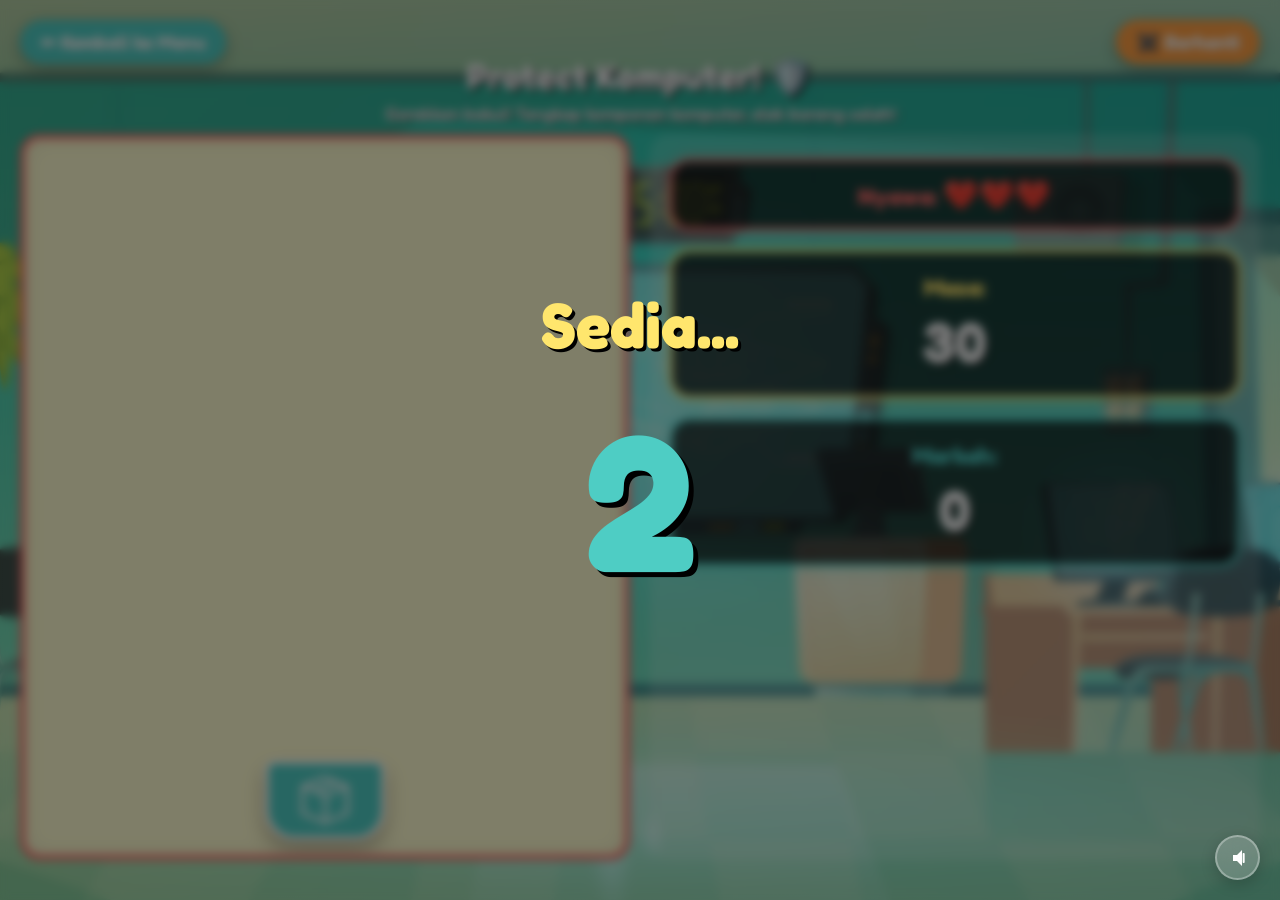
<file: protect.html>
<!DOCTYPE html>
<html lang="en">

<head>
    <meta charset="UTF-8">
    <meta name="viewport" content="width=device-width, initial-scale=1.0">
    <title>Protect Komputer - Tangkap Komponen!</title>
    <link href="https://fonts.googleapis.com/css2?family=Fredoka:wght@400;600;700&display=swap" rel="stylesheet">
    <link rel="stylesheet" href="https://cdn.jsdelivr.net/npm/bootstrap-icons@1.11.1/font/bootstrap-icons.css">
    <link rel="stylesheet" href="css/style.css">
    <link rel="icon" href="assets/images/game.png" type="image/png">
    <script src="js/music.js"></script>
</head>

<body class="page-protect" style="margin: 0; overflow: hidden; display: flex; flex-direction: column; height: 100vh;">
    <!-- Keep the background overlay for the right panel/header -->
    <div class="background-overlay"></div>
    
    <a href="index.html" class="nav-btn btn-c2" style="position: fixed; top: 20px; left: 20px; padding: 10px 20px; font-size: 1.2rem; z-index: 1000; box-shadow: 0 5px 15px rgba(0,0,0,0.3);">⬅ Kembali ke Menu</a>
    <a href="index.html" class="nav-btn btn-c3" style="position: fixed; top: 20px; right: 20px; padding: 10px 20px; font-size: 1.2rem; z-index: 1000; box-shadow: 0 5px 15px rgba(0,0,0,0.3);">✖️ Berhenti</a>


    <header class="hero text-center"
        style="padding-top: 5px; padding-bottom: 10px; position: relative; z-index: 60; flex-shrink: 0;">
        <h1 class="bounce-title" style="color: white; text-shadow: 2px 2px 0 #000; margin: 0; font-size: 2.2rem;">
            Protect Komputer! 🛡️</h1>
        <p class="subtitle"
            style="color: white; font-size: 1.1rem; text-shadow: 1px 1px 0 #000; margin-top: 5px; margin-bottom: 0;">
            Gerakkan bakul! Tangkap komponen komputer, elak barang salah!</p>
    </header>

    <div style="display: flex; flex-grow: 1; width: 100%; height: calc(100vh - 100px); z-index: 10; padding: 0 20px 20px 20px; box-sizing: border-box; gap: 20px; padding-bottom: 40px;">

        <!-- Left Side: Falling Area -->
        <main id="game-area"
            style="position: relative; width: 50%; height: 100%; background-color: #FFFDD0; overflow: hidden; border: 5px solid #FF6B6B; border-radius: 20px; box-sizing: border-box; box-shadow: inset 0 0 20px rgba(0,0,0,0.1);">
            <!-- Player Basket -->
            <div id="basket"
                style="position: absolute; bottom: 15px; left: 50%; width: 120px; height: 80px; transform: translateX(-50%); background: #4ECDC4; border-radius: 10px 10px 30px 30px; border: 4px solid #fff; box-shadow: 0 10px 20px rgba(0,0,0,0.3); display: flex; justify-content: center; align-items: center; z-index: 50;">
                <i class="bi bi-box-seam" style="font-size: 3rem; color: white;"></i>
            </div>
        </main>

        <!-- Right Side: Stats Panel -->
        <aside
            style="width: 50%; height: 100%; display: flex; flex-direction: column; align-items: center; padding: 25px 20px; background: rgba(255,255,255,0.15); border-radius: 20px; box-sizing: border-box;">
            
            <!-- LIves tracker -->
            <div
                style="background: rgba(0,0,0,0.7); width: 100%; color: white; padding: 15px; border-radius: 20px; text-align: center; margin-bottom: 20px; border: 3px solid #FF6B6B; box-shadow: 0 0 15px rgba(255,107,107,0.5);">
                <h2 style="font-size: 1.5rem; margin-bottom: 0; color: #FF6B6B; margin-top: 0;">Nyawa: <span style="font-size: 1.8rem;" id="lives-display">❤️❤️❤️</span></h2>
            </div>
            
            <div
                style="background: rgba(0,0,0,0.7); width: 100%; color: white; padding: 20px; border-radius: 20px; text-align: center; margin-bottom: 20px; border: 3px solid #FFE66D; box-shadow: 0 0 15px rgba(255,230,109,0.5);">
                <h2 style="font-size: 1.5rem; margin-bottom: 5px; color: #FFE66D; margin-top: 0;">Masa:</h2>
                <div style="font-size: 3.5rem; font-weight: bold; text-shadow: 2px 2px 0 #000;" id="timer">30</div>
            </div>

            <div
                style="background: rgba(0,0,0,0.7); width: 100%; color: white; padding: 20px; border-radius: 20px; text-align: center; margin-bottom: 30px; border: 3px solid #4ECDC4; box-shadow: 0 0 15px rgba(78,205,196,0.5);">
                <h2 style="font-size: 1.5rem; margin-bottom: 5px; color: #4ECDC4; margin-top: 0;">Markah:</h2>
                <div style="font-size: 3.5rem; font-weight: bold; text-shadow: 2px 2px 0 #000;" id="score">0</div>
            </div>

        </aside>
    </div>

    <!-- Modal for Game Over -->
    <div id="game-over-modal" class="modal hidden">
        <div class="modal-content glass" style="text-align: center;">
            <h2 id="modal-title" style="font-size: 3rem;">Masa Tamat! ⏰</h2>
            <p id="modal-desc" style="font-size: 1.5rem; margin: 20px 0;">
                Markah akhir anda: <span id="final-score"
                    style="color: #FF6B6B; font-weight: bold; font-size: 3rem; display: block; margin-top: 10px;">0</span>
            </p>
            <div style="display: flex; justify-content: center; gap: 40px; margin-top: 20px; flex-wrap: wrap;">
                <button class="action-btn" onclick="location.reload()" style="font-size: 1.5rem; margin: 0;">Main Lagi 🔄</button>
                <a href="index.html" class="action-btn btn-c2"
                    style="display: inline-flex; align-items: center; justify-content: center; text-decoration: none; font-size: 1.5rem; margin: 0;">Menu Utama</a>
            </div>
        </div>
    </div>

    <!-- Start Countdown Overlay -->
    <div id="start-countdown-overlay" class="modal">
        <div class="modal-content glass" style="background: transparent; border: none; box-shadow: none; text-align: center;">
            <h2 style="font-size: 4rem; margin-bottom: 20px; color: #FFE66D; text-shadow: 3px 3px 0 #000;">Sedia...</h2>
            <div id="start-countdown-number" style="font-size: 12rem; font-weight: bold; text-shadow: 5px 5px 0 #000; color: #4ECDC4; transition: transform 0.2s;">3</div>
        </div>
    </div>

    <script src="js/protect.js"></script>
</body>

</html>
</file>
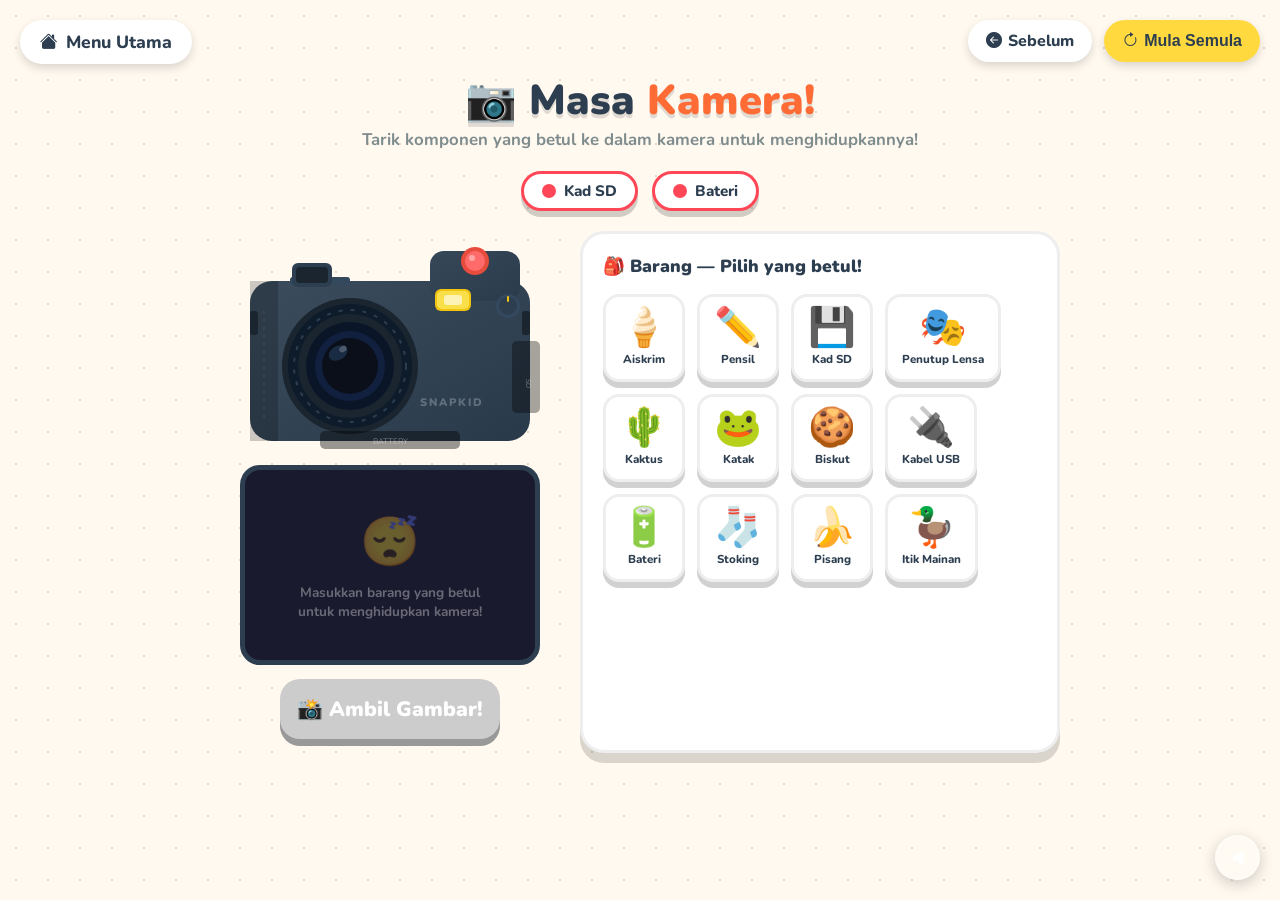
<file: repair-part2.html>
<!DOCTYPE html>
<html lang="en">

<head>
    <meta charset="UTF-8">
    <meta name="viewport" content="width=device-width, initial-scale=1.0">
    <title>Masa Kamera! 📷</title>
    <link href="https://fonts.googleapis.com/css2?family=Nunito:wght@700;800;900&display=swap" rel="stylesheet">
    <link rel="stylesheet" href="https://cdn.jsdelivr.net/npm/bootstrap-icons@1.11.1/font/bootstrap-icons.css">
    <link rel="icon" href="assets/images/game.png" type="image/png">
    <script src="js/music.js"></script>
    <style>
        /* ─── RESET & BASE ─── */
        *,
        *::before,
        *::after {
            box-sizing: border-box;
            margin: 0;
            padding: 0;
        }

        :root {
            --sky: #fff9f0;
            --yellow: #FFD93D;
            --orange: #FF6B35;
            --red: #FF4757;
            --green: #2ED573;
            --teal: #1ABC9C;
            --blue: #3498DB;
            --purple: #9B59B6;
            --dark: #2C3E50;
            --mid: #7F8C8D;
            --white: #FFFFFF;
            --shadow: 0 6px 0px rgba(0, 0, 0, .18);
            --shadow-lg: 0 10px 0px rgba(0, 0, 0, .15);
        }

        body {
            font-family: 'Nunito', sans-serif;
            background: var(--sky);
            min-height: 100vh;
            overflow-x: hidden;
            user-select: none;
            cursor: default;
        }

        /* ─── BACKGROUND DOTS ─── */
        body::before {
            content: '';
            position: fixed;
            inset: 0;
            background-image: radial-gradient(circle, #e8d8c8 1.5px, transparent 1.5px);
            background-size: 32px 32px;
            pointer-events: none;
            z-index: 0;
        }

        /* ─── HEADER ─── */
        header {
            position: relative;
            z-index: 10;
            text-align: center;
            padding: 80px 20px 10px;
        }

        header h1 {
            font-size: 2.6rem;
            font-weight: 900;
            color: var(--dark);
            text-shadow: 0 4px 0 rgba(0, 0, 0, .12);
            line-height: 1;
        }

        header h1 span {
            color: var(--orange);
        }

        header p {
            font-size: 1.05rem;
            font-weight: 700;
            color: var(--mid);
            margin-top: 6px;
        }

        /* ─── STATUS BAR ─── */
        #status-bar {
            position: relative;
            z-index: 10;
            display: flex;
            align-items: center;
            justify-content: center;
            gap: 14px;
            padding: 10px 20px;
        }

        .status-pill {
            display: flex;
            align-items: center;
            gap: 8px;
            background: white;
            border-radius: 50px;
            padding: 7px 18px;
            box-shadow: var(--shadow);
            font-size: .95rem;
            font-weight: 800;
            color: var(--dark);
            border: 3px solid transparent;
            transition: border-color .3s, background .3s;
        }

        .status-pill .dot {
            width: 14px;
            height: 14px;
            border-radius: 50%;
            background: #ddd;
            flex-shrink: 0;
            transition: background .3s;
        }

        .status-pill.ready {
            border-color: var(--green);
        }

        .status-pill.ready .dot {
            background: var(--green);
        }

        .status-pill.missing {
            border-color: var(--red);
        }

        .status-pill.missing .dot {
            background: var(--red);
        }

        /* ─── MAIN LAYOUT ─── */
        #main {
            position: relative;
            z-index: 5;
            display: flex;
            gap: 20px;
            padding: 10px 24px 20px;
            align-items: stretch; /* Match panel heights exactly */
            justify-content: center;
        }

        /* ─── CAMERA ZONE ─── */
        #camera-zone {
            flex: 0 0 340px;
            display: flex;
            flex-direction: column;
            align-items: center;
            gap: 14px;
        }

        /* ─── DROP HIGHLIGHTS on the camera ─── */
        #camera-wrap {
            position: relative;
            width: 300px;
            transition: transform .25s, filter .25s;
        }
        #camera-wrap svg { width: 100%; height: auto; display: block; }

        #camera-wrap.highlight {
            transform: scale(1.05);
        }

        #camera-wrap.wrong-drop {
            animation: shake .4s ease;
        }

        @keyframes shake {

            0%,
            100% {
                transform: translateX(0)
            }

            20% {
                transform: translateX(-6px)
            }

            40% {
                transform: translateX(6px)
            }

            60% {
                transform: translateX(-4px)
            }

            80% {
                transform: translateX(4px)
            }
        }

        /* ─── CAMERA VIEWFINDER / PREVIEW ─── */
        #viewfinder {
            width: 300px;
            height: 200px;
            background: #1a1a2e;
            border-radius: 20px;
            border: 5px solid var(--dark);
            display: flex;
            flex-direction: column;
            align-items: center;
            justify-content: center;
            overflow: hidden;
            position: relative;
            transition: border-color .25s, background .25s, transform .2s;
        }

        #viewfinder.highlight {
            border-color: var(--yellow);
            background: rgba(255, 217, 61, .15);
            transform: scale(1.05);
        }

        #vf-idle {
            display: flex;
            flex-direction: column;
            align-items: center;
            justify-content: center;
            gap: 8px;
            color: rgba(255, 255, 255, .35);
        }

        #vf-idle .vf-icon {
            font-size: 3rem;
        }

        #vf-idle p {
            font-size: .85rem;
            font-weight: 700;
            text-align: center;
            line-height: 1.4;
        }

        #vf-crosshair {
            display: none;
            width: 100%;
            height: 100%;
            position: absolute;
            inset: 0;
            background: #0d1b2a;
            align-items: center;
            justify-content: center;
        }

        #vf-crosshair.active {
            display: flex;
        }

        .vf-grid {
            position: absolute;
            inset: 0;
            background-image:
                linear-gradient(rgba(0, 255, 180, .08) 1px, transparent 1px),
                linear-gradient(90deg, rgba(0, 255, 180, .08) 1px, transparent 1px);
            background-size: 33.3% 33.3%;
        }

        .vf-corner {
            position: absolute;
            width: 22px;
            height: 22px;
            border-color: var(--green);
            border-style: solid;
            border-width: 0;
        }

        .vf-corner.tl {
            top: 12px;
            left: 12px;
            border-top-width: 3px;
            border-left-width: 3px;
            border-radius: 4px 0 0 0;
        }

        .vf-corner.tr {
            top: 12px;
            right: 12px;
            border-top-width: 3px;
            border-right-width: 3px;
            border-radius: 0 4px 0 0;
        }

        .vf-corner.bl {
            bottom: 12px;
            left: 12px;
            border-bottom-width: 3px;
            border-left-width: 3px;
            border-radius: 0 0 0 4px;
        }

        .vf-corner.br {
            bottom: 12px;
            right: 12px;
            border-bottom-width: 3px;
            border-right-width: 3px;
            border-radius: 0 0 4px 0;
        }

        .vf-reticle {
            width: 60px;
            height: 60px;
            border: 2px solid var(--green);
            border-radius: 50%;
            position: relative;
            z-index: 2;
            animation: reticle-pulse 2s ease-in-out infinite;
        }

        @keyframes reticle-pulse {

            0%,
            100% {
                border-color: var(--green);
                box-shadow: 0 0 0 0 rgba(46, 213, 115, .4)
            }

            50% {
                border-color: #00ff99;
                box-shadow: 0 0 0 8px rgba(46, 213, 115, 0)
            }
        }

        #vf-info {
            position: absolute;
            bottom: 8px;
            left: 0;
            right: 0;
            display: flex;
            justify-content: space-between;
            padding: 0 12px;
            font-family: 'Nunito', sans-serif;
            font-size: .72rem;
            font-weight: 800;
            color: rgba(255, 255, 255, .7);
        }

        /* ─── SNAP BUTTON ─── */
        #snap-btn {
            width: 100%;
            max-width: 220px;
            padding: 16px;
            background: var(--orange);
            color: white;
            font-family: 'Nunito', sans-serif;
            font-size: 1.3rem;
            font-weight: 900;
            border: none;
            border-radius: 20px;
            box-shadow: 0 7px 0 #c94e1e;
            cursor: pointer;
            transition: transform .12s, box-shadow .12s, background .2s;
            position: relative;
            overflow: hidden;
        }

        #snap-btn:active:not(:disabled) {
            transform: translateY(5px);
            box-shadow: 0 2px 0 #c94e1e;
        }

        #snap-btn:disabled {
            background: #ccc;
            box-shadow: 0 7px 0 #999;
            cursor: not-allowed;
        }

        #snap-btn::after {
            content: '';
            position: absolute;
            inset: 0;
            background: rgba(255, 255, 255, .2);
            transform: scaleX(0);
            transform-origin: left;
            transition: transform .3s;
        }

        #snap-btn:not(:disabled):hover::after {
            transform: scaleX(1);
        }

        /* ─── FLASH OVERLAY ─── */
        #flash {
            position: fixed;
            inset: 0;
            background: white;
            opacity: 0;
            pointer-events: none;
            z-index: 9999;
            transition: opacity .08s;
        }

        #flash.on {
            opacity: 1;
        }

        /* ─── PHOTO STRIP ─── */
        #photo-strip {
            display: flex;
            gap: 10px;
            flex-wrap: wrap;
            justify-content: center;
            max-width: 300px;
        }

        .photo-thumb {
            width: 82px;
            height: 65px;
            border-radius: 10px;
            border: 4px solid white;
            box-shadow: var(--shadow);
            overflow: hidden;
            flex-shrink: 0;
            animation: pop-in .35s cubic-bezier(.34, 1.56, .64, 1);
            position: relative;
        }

        .photo-thumb canvas {
            width: 100%;
            height: 100%;
            display: block;
        }

        @keyframes pop-in {
            from {
                transform: scale(0) rotate(-8deg);
                opacity: 0;
            }

            to {
                transform: scale(1) rotate(0);
                opacity: 1;
            }
        }

        /* ─── ITEMS TRAY ─── */
        #items-tray {
            flex: 1;
            background: white;
            border-radius: 24px;
            padding: 20px;
            box-shadow: var(--shadow-lg);
            border: 3px solid #eee;
            min-width: 260px;
            max-width: 480px;
        }

        #items-tray h2 {
            font-size: 1.1rem;
            font-weight: 900;
            color: var(--dark);
            margin-bottom: 16px;
            display: flex;
            align-items: center;
            gap: 8px;
        }

        .tray-section {
            margin-bottom: 18px;
        }

        .tray-section h3 {
            font-size: .78rem;
            font-weight: 800;
            color: var(--mid);
            letter-spacing: .08em;
            text-transform: uppercase;
            margin-bottom: 10px;
        }

        .items-grid {
            display: flex;
            flex-wrap: wrap;
            gap: 12px;
        }

        /* ─── DRAGGABLE ITEMS ─── */
        .item {
            display: flex;
            flex-direction: column;
            align-items: center;
            gap: 6px;
            padding: 12px 14px;
            border-radius: 16px;
            border: 3px solid #eee;
            background: white;
            cursor: grab;
            transition: transform .15s, box-shadow .15s, opacity .3s;
            position: relative;
            min-width: 80px;
            box-shadow: var(--shadow);
        }

        .item:hover {
            transform: translateY(-4px) scale(1.05);
        }

        .item:active {
            cursor: grabbing;
        }

        .item.dragging {
            opacity: .4;
            transform: scale(.95);
        }

        .item.used {
            opacity: .35;
            cursor: default;
            pointer-events: none;
        }

        .item .item-art {
            font-size: 2.4rem;
            line-height: 1;
        }

        .item .item-name {
            font-size: .72rem;
            font-weight: 800;
            color: var(--dark);
            text-align: center;
            line-height: 1.2;
        }

        /* Color coding by type (removed to increase difficulty) */

        /* ─── GHOST (dragging clone) ─── */
        #ghost {
            position: fixed;
            pointer-events: none;
            z-index: 9998;
            display: none;
            transform: translate(-50%, -50%) scale(1.15) rotate(6deg);
            filter: drop-shadow(0 12px 20px rgba(0, 0, 0, .3));
            transition: none;
            flex-direction: column;
            align-items: center;
            gap: 6px;
            padding: 12px 14px;
            border-radius: 16px;
            border: 3px solid white;
            background: white;
            box-shadow: 0 20px 40px rgba(0, 0, 0, .25);
        }

        #ghost.show {
            display: flex;
        }

        #ghost .item-art {
            font-size: 2.4rem;
            line-height: 1;
        }

        #ghost .item-name {
            font-size: .72rem;
            font-weight: 800;
            color: var(--dark);
        }

        /* ─── SUCCESS BANNER ─── */
        #success-banner {
            display: none;
            position: fixed;
            top: 0;
            left: 0;
            right: 0;
            background: linear-gradient(135deg, var(--yellow), var(--orange));
            color: white;
            text-align: center;
            padding: 16px;
            font-size: 1.4rem;
            font-weight: 900;
            z-index: 800;
            box-shadow: 0 6px 0 rgba(0, 0, 0, .15);
            animation: slide-down .5s cubic-bezier(.34, 1.56, .64, 1);
        }

        @keyframes slide-down {
            from {
                transform: translateY(-100%)
            }

            to {
                transform: translateY(0)
            }
        }

        #success-banner.show {
            display: block;
        }

        /* ─── HINT BUBBLES ─── */
        .hint-bubble {
            position: absolute;
            background: var(--yellow);
            color: var(--dark);
            font-family: 'Nunito', sans-serif;
            font-size: .72rem;
            font-weight: 800;
            padding: 5px 10px;
            border-radius: 20px;
            box-shadow: 0 3px 0 rgba(0, 0, 0, .15);
            pointer-events: none;
            white-space: nowrap;
            animation: bounce-in .4s cubic-bezier(.34, 1.56, .64, 1) both;
            z-index: 20;
        }

        @keyframes bounce-in {
            from {
                transform: scale(0);
                opacity: 0
            }

            to {
                transform: scale(1);
                opacity: 1
            }
        }

        /* ─── CONFETTI ─── */
        .confetti-piece {
            position: fixed;
            width: 12px;
            height: 12px;
            border-radius: 2px;
            pointer-events: none;
            z-index: 8000;
            animation: confetti-fall linear forwards;
        }

        @keyframes confetti-fall {
            0% {
                transform: translateY(-20px) rotate(0deg);
                opacity: 1;
            }

            100% {
                transform: translateY(110vh) rotate(720deg);
                opacity: 0;
            }
        }

        /* responsive */
        @media(max-width:720px) {
            #main {
                flex-direction: column;
                align-items: center;
            }

            #items-tray {
                max-width: 100%;
                width: 100%;
            }
        }
    </style>
</head>

<body>

    <a href="index.html"
        style="position: absolute; top: 20px; left: 20px; padding: 10px 20px; font-size: 1.1rem; z-index: 1000; box-shadow: 0 4px 10px rgba(0,0,0,0.15); text-decoration: none; background: #fff; color: var(--dark); border-radius: 50px; font-weight: 800; display: flex; align-items: center; gap: 8px; transition: transform 0.2s;"
        onmouseover="this.style.transform='scale(1.05)'" onmouseout="this.style.transform='scale(1)'">
        <i class="bi bi-house-fill"></i> Menu Utama
    </a>

    <!-- TOP RIGHT NAVIGATION -->
    <div style="position: absolute; top: 20px; right: 20px; z-index: 1000; display: flex; gap: 12px;">
        <!-- Previous Game -->
        <a href="repair.html"
            style="padding: 10px 18px; font-size: 1rem; box-shadow: 0 4px 10px rgba(0,0,0,0.15); text-decoration: none; background: #fff; color: var(--dark); border-radius: 50px; font-weight: 800; display: flex; align-items: center; gap: 6px; transition: transform 0.2s;"
            onmouseover="this.style.transform='scale(1.05)'" onmouseout="this.style.transform='scale(1)'">
            <i class="bi bi-arrow-left-circle-fill"></i> Sebelum
        </a>

        <!-- Restart -->
        <button onclick="location.reload()"
            style="padding: 10px 18px; font-size: 1rem; box-shadow: 0 4px 10px rgba(0,0,0,0.15); border: none; cursor: pointer; background: #FFD93D; color: var(--dark); border-radius: 50px; font-weight: 800; display: flex; align-items: center; gap: 6px; transition: transform 0.2s;"
            onmouseover="this.style.transform='scale(1.05)'" onmouseout="this.style.transform='scale(1)'">
            <i class="bi bi-arrow-clockwise"></i> Mula Semula
        </button>

        <!-- Next Game -->
        
    </div>

    <div id="flash"></div>

    <div id="success-banner">
        🎉 Hebat! Kamera sudah bersedia untuk ambil gambar! 🎉
    </div>

    <header>
        <h1>📷 Masa <span>Kamera!</span></h1>
        <p>Tarik komponen yang betul ke dalam kamera untuk menghidupkannya!</p>
    </header>

    <!-- STATUS PILLS -->
    <div id="status-bar">
        <div class="status-pill missing" id="pill-sd">
            <div class="dot"></div> Kad SD
        </div>
        <div class="status-pill missing" id="pill-bat">
            <div class="dot"></div> Bateri
        </div>
    </div>    <!-- MAIN -->
    <div id="main">

        <!-- LEFT: CAMERA + VIEWFINDER + SNAP -->
        <div id="camera-zone">

            <!-- CAMERA SVG with drop slots -->
            <div id="camera-wrap">
                <svg viewBox="0 0 300 220" xmlns="http://www.w3.org/2000/svg">
                    <!-- Camera body -->
                    <rect x="10" y="50" width="280" height="160" rx="22" fill="#2C3E50" />
                    <rect x="10" y="50" width="280" height="160" rx="22" fill="url(#bodyGrad)" opacity=".6" />
                    <!-- Top hump (grip) -->
                    <rect x="190" y="20" width="90" height="50" rx="14" fill="#2C3E50" />
                    <rect x="190" y="20" width="90" height="50" rx="14" fill="url(#bodyGrad)" opacity=".4" />
                    <!-- Shutter button -->
                    <circle cx="235" cy="30" r="14" fill="#E74C3C" />
                    <circle cx="235" cy="30" r="10" fill="#FF6B6B" />
                    <circle cx="232" cy="27" r="3" fill="rgba(255,255,255,.4)" />
                    <!-- Lens barrel -->
                    <circle cx="110" cy="135" r="68" fill="#1a252f" />
                    <circle cx="110" cy="135" r="62" fill="#0d1b2a" />
                    <circle cx="110" cy="135" r="52" fill="#1a252f" />
                    <circle cx="110" cy="135" r="44" fill="#0a1628" />
                    <circle cx="110" cy="135" r="35" fill="#122040" />
                    <circle cx="110" cy="135" r="28" fill="#0a0f1a" />
                    <!-- Lens shine -->
                    <ellipse cx="98" cy="122" rx="10" ry="7" fill="rgba(100,180,255,.18)"
                        transform="rotate(-30,98,122)" />
                    <ellipse cx="103" cy="118" rx="4" ry="3" fill="rgba(255,255,255,.22)"
                        transform="rotate(-30,103,118)" />
                    <!-- Lens ring marks -->
                    <circle cx="110" cy="135" r="56" fill="none" stroke="#2C3E50" stroke-width="2"
                        stroke-dasharray="4 8" />
                    <!-- Flash -->
                    <rect x="195" y="58" width="36" height="22" rx="6" fill="#F1C40F" />
                    <rect x="197" y="60" width="32" height="18" rx="5" fill="#F9E04B" />
                    <rect x="204" y="64" width="18" height="10" rx="3" fill="rgba(255,255,255,.6)" />
                    <!-- Mode dial -->
                    <circle cx="268" cy="75" r="12" fill="#34495E" />
                    <circle cx="268" cy="75" r="9" fill="#2C3E50" />
                    <line x1="268" y1="66" x2="268" y2="70" stroke="#F1C40F" stroke-width="2" stroke-linecap="round" />
                    <!-- Hot shoe -->
                    <rect x="50" y="46" width="60" height="8" rx="3" fill="#34495E" />
                    <!-- Viewfinder bump -->
                    <rect x="52" y="32" width="40" height="24" rx="6" fill="#2C3E50" />
                    <rect x="56" y="36" width="32" height="16" rx="4" fill="#1a252f" />
                    <!-- Brand text -->
                    <text x="180" y="175" font-family="'Nunito',sans-serif" font-size="11" font-weight="900"
                        fill="rgba(255,255,255,.25)" letter-spacing="2">SNAPKID</text>
                    <!-- SD card slot label -->
                    <rect x="272" y="110" width="28" height="72" rx="5" fill="rgba(0,0,0,.35)" />
                    <text x="286" y="152" font-family="'Nunito',sans-serif" font-size="7" fill="rgba(255,255,255,.4)"
                        text-anchor="middle" transform="rotate(90,286,152)">SD</text>
                    <!-- Battery slot label -->
                    <rect x="80" y="200" width="140" height="18" rx="5" fill="rgba(0,0,0,.4)" />
                    <text x="150" y="213" font-family="'Nunito',sans-serif" font-size="8" fill="rgba(255,255,255,.4)"
                        text-anchor="middle">BATTERY</text>
                    <!-- Grip texture -->
                    <rect x="10" y="50" width="28" height="160" rx="14 0 0 14" fill="rgba(0,0,0,.2)" />
                    <line x1="24" y1="80" x2="24" y2="190" stroke="rgba(255,255,255,.06)" stroke-width="2"
                        stroke-dasharray="3 5" />
                    <!-- Strap lug left -->
                    <rect x="10" y="80" width="8" height="24" rx="3" fill="#1a252f" />
                    <!-- Strap lug right -->
                    <rect x="282" y="80" width="8" height="24" rx="3" fill="#1a252f" />
                    <defs>
                        <linearGradient id="bodyGrad" x1="0" y1="0" x2="1" y2="1">
                            <stop offset="0%" stop-color="rgba(255,255,255,.12)" />
                            <stop offset="100%" stop-color="rgba(0,0,0,.12)" />
                        </linearGradient>
                    </defs>
                </svg>

                <!-- Slots merged seamlessly into the camera wrapper -->
            </div>

            <!-- VIEWFINDER / PREVIEW SCREEN -->
            <div id="viewfinder">
                <div id="vf-idle">
                    <div class="vf-icon">😴</div>
                    <p>Masukkan barang yang betul<br>untuk menghidupkan kamera!</p>
                </div>
                <div id="vf-crosshair">
                    <div class="vf-grid"></div>
                    <div class="vf-corner tl"></div>
                    <div class="vf-corner tr"></div>
                    <div class="vf-corner bl"></div>
                    <div class="vf-corner br"></div>
                    <div class="vf-reticle"></div>
                    <div id="vf-info">
                        <span id="vf-mode">AUTO</span>
                        <span id="vf-count">📸 0</span>
                        <span>ISO 200</span>
                    </div>
                </div>
            </div>

            <!-- SNAP BUTTON -->
            <button id="snap-btn" disabled>📸 Ambil Gambar!</button>

            <!-- PHOTO STRIP -->
            <div id="photo-strip"></div>

        </div><!-- /camera-zone -->

        <!-- RIGHT: ITEMS TRAY -->
        <div id="items-tray">
            <h2>🎒 Barang — Pilih yang betul!</h2>
            <div class="items-grid" id="mixed-items">
                <div class="item" data-type="sd" data-label="Kad SD" data-emoji="💾" draggable="true" id="item-sd">
                    <div class="item-art">💾</div>
                    <div class="item-name">Kad SD</div>
                </div>
                <div class="item" data-type="battery" data-label="Bateri" data-emoji="🔋" draggable="true"
                    id="item-battery">
                    <div class="item-art">🔋</div>
                    <div class="item-name">Bateri</div>
                </div>
                <div class="item" data-type="decoy" data-label="Pisang" draggable="true">
                    <div class="item-art">🍌</div>
                    <div class="item-name">Pisang</div>
                </div>
                <div class="item" data-type="decoy" data-label="Pensil" draggable="true">
                    <div class="item-art">✏️</div>
                    <div class="item-name">Pensil</div>
                </div>
                <div class="item" data-type="decoy" data-label="Stoking" draggable="true">
                    <div class="item-art">🧦</div>
                    <div class="item-name">Stoking</div>
                </div>
                <div class="item" data-type="decoy" data-label="Biskut" draggable="true">
                    <div class="item-art">🍪</div>
                    <div class="item-name">Biskut</div>
                </div>
                <div class="item" data-type="decoy" data-label="Kaktus" draggable="true">
                    <div class="item-art">🌵</div>
                    <div class="item-name">Kaktus</div>
                </div>
                <div class="item" data-type="decoy" data-label="Itik Mainan" draggable="true">
                    <div class="item-art">🦆</div>
                    <div class="item-name">Itik Mainan</div>
                </div>
                <div class="item" data-type="decoy" data-label="Kabel USB" draggable="true">
                    <div class="item-art">🔌</div>
                    <div class="item-name">Kabel USB</div>
                </div>
                <div class="item" data-type="decoy" data-label="Penutup Lensa" draggable="true">
                    <div class="item-art">🎭</div>
                    <div class="item-name">Penutup Lensa</div>
                </div>
                <div class="item" data-type="decoy" data-label="Aiskrim" draggable="true">
                    <div class="item-art">🍦</div>
                    <div class="item-name">Aiskrim</div>
                </div>
                <div class="item" data-type="decoy" data-label="Katak" draggable="true">
                    <div class="item-art">🐸</div>
                    <div class="item-name">Katak</div>
                </div>
            </div>
        </div><!-- /items-tray -->

    </div><!-- /main -->

    <!-- GHOST ELEMENT (follows cursor during drag) -->
    <div id="ghost">
        <div class="item-art" id="ghost-art"></div>
        <div class="item-name" id="ghost-name"></div>
    </div>

    <script>
        // ══════════════════════════════════════════
        //  STATE
        // ══════════════════════════════════════════
        const state = { sd: false, battery: false, photos: 0 };
        let dragData = null;  // { type, label, emoji, sourceEl }
        let dragEl = null;
        let ghostEl = document.getElementById('ghost');

        // ══════════════════════════════════════════
        //  DRAG — mouse based (works for touch too)
        // ══════════════════════════════════════════
        function initDrag() {
            document.querySelectorAll('.item').forEach(el => {
                el.addEventListener('mousedown', startDrag);
                el.addEventListener('touchstart', startDragTouch, { passive: false });
            });
        }

        function startDrag(e) {
            if (e.button !== 0) return;
            const el = e.currentTarget;
            beginDrag(el, e.clientX, e.clientY);
            document.addEventListener('mousemove', onDrag);
            document.addEventListener('mouseup', endDrag);
        }

        function startDragTouch(e) {
            e.preventDefault();
            const el = e.currentTarget;
            const t = e.touches[0];
            beginDrag(el, t.clientX, t.clientY);
            document.addEventListener('touchmove', onDragTouch, { passive: false });
            document.addEventListener('touchend', endDragTouch);
        }

        function beginDrag(el, cx, cy) {
            dragData = {
                type: el.dataset.type,
                label: el.dataset.label,
                emoji: el.dataset.emoji || el.querySelector('.item-art').textContent,
                sourceEl: el
            };
            el.classList.add('dragging');

            ghostEl.querySelector('#ghost-art').textContent = dragData.emoji;
            ghostEl.querySelector('#ghost-name').textContent = dragData.label;
            ghostEl.style.left = cx + 'px';
            ghostEl.style.top = cy + 'px';
            ghostEl.classList.add('show');

            // highlight camera if an eligible item is grabbed
            if (dragData.type === 'sd' || dragData.type === 'battery') {
                if (!state[dragData.type]) {
                    document.getElementById('camera-wrap').classList.add('highlight');
                    document.getElementById('viewfinder').classList.add('highlight');
                }
            }
        }

        function onDrag(e) {
            moveGhost(e.clientX, e.clientY);
        }
        function onDragTouch(e) {
            e.preventDefault();
            moveGhost(e.touches[0].clientX, e.touches[0].clientY);
        }
        function moveGhost(cx, cy) {
            ghostEl.style.left = cx + 'px';
            ghostEl.style.top = cy + 'px';
        }

        function endDrag(e) {
            document.removeEventListener('mousemove', onDrag);
            document.removeEventListener('mouseup', endDrag);
            finishDrop(e.clientX, e.clientY);
        }
        function endDragTouch(e) {
            document.removeEventListener('touchmove', onDragTouch);
            document.removeEventListener('touchend', endDragTouch);
            const t = e.changedTouches[0];
            finishDrop(t.clientX, t.clientY);
        }

        function finishDrop(cx, cy) {
            ghostEl.classList.remove('show');
            document.getElementById('camera-wrap').classList.remove('highlight');
            document.getElementById('viewfinder').classList.remove('highlight');

            if (!dragData) return;

            // find component under cursor
            ghostEl.style.display = 'none';
            const hit = document.elementFromPoint(cx, cy);
            ghostEl.style.display = '';

            const cameraHit = hit?.closest('#camera-wrap') || hit?.closest('#viewfinder');

            if (cameraHit) {
                if (dragData.type === 'sd' || dragData.type === 'battery') {
                    const isUsed = state[dragData.type];
                    if (!isUsed) {
                        // ✅ correct!
                        placeItemInCamera(dragData);
                    } else {
                        // ❌ wrong drop (already inserted)
                        wrongDropCamera();
                    }
                } else {
                    // ❌ wrong drop (invalid decoy item)
                    wrongDropCamera();
                }
            }

            dragData.sourceEl.classList.remove('dragging');
            dragData = null;
        }

        // ══════════════════════════════════════════
        //  CAMERA INTERACTIONS
        // ══════════════════════════════════════════
        function placeItemInCamera(data) {
            data.sourceEl.classList.add('used');

            // Flash the camera to indicate success!
            const flash = document.getElementById('flash');
            flash.classList.add('on');
            setTimeout(() => flash.classList.remove('on'), 160);

            if (window.playShutter) playShutter(); // audio cue

            const camWrap = document.getElementById('camera-wrap');
            showHint(camWrap, `✅ ${data.label} Dimasukkan!`, 'left');

            // update state
            if (data.type === 'sd') { state.sd = true; updatePill('pill-sd', true); }
            if (data.type === 'battery') { state.battery = true; updatePill('pill-bat', true); }

            checkReady();
        }

        function wrongDropCamera() {
            const camWrap = document.getElementById('camera-wrap');
            camWrap.classList.add('wrong-drop');
            showHint(camWrap, '❌ Tidak Sesuai!', 'left');
            setTimeout(() => camWrap.classList.remove('wrong-drop'), 500);
        }

        function showHint(el, text, side = 'top') {
            const old = el.querySelector('.hint-bubble');
            if (old) old.remove();
            const b = document.createElement('div');
            b.className = 'hint-bubble';
            b.textContent = text;
            
            if (side === 'left') {
                b.style.top = '50%';
                b.style.right = 'calc(100% + 15px)';
                b.style.left = 'auto';
                b.style.transform = 'translateY(-50%)';
            } else {
                b.style.top = '-30px';
                b.style.left = '50%';
                b.style.transform = 'translateX(-50%)';
            }
            
            el.style.position = 'relative';
            el.appendChild(b);
            setTimeout(() => b.remove(), 1800);
        }

        function updatePill(id, ready) {
            const p = document.getElementById(id);
            if (!p) return;
            p.classList.toggle('ready', ready);
            p.classList.toggle('missing', !ready);
        }

        // ══════════════════════════════════════════
        //  CAMERA READY
        // ══════════════════════════════════════════
        function checkReady() {
            if (state.sd && state.battery) {
                activateCamera();
            }
        }

        function activateCamera() {
            // Switch viewfinder
            document.getElementById('vf-idle').style.display = 'none';
            document.getElementById('vf-crosshair').classList.add('active');
            document.getElementById('snap-btn').disabled = false;

            // Celebrate briefly
            setTimeout(() => {
                const banner = document.getElementById('success-banner');
                banner.textContent = '🎉 Kamera dihidupkan! Tekan butang untuk ambil gambar! 🎉';
                banner.classList.add('show');
                spawnConfetti();
                setTimeout(() => banner.classList.remove('show'), 3500);
            }, 400);
        }

        // ══════════════════════════════════════════
        //  SNAP PHOTO
        // ══════════════════════════════════════════
        document.getElementById('snap-btn').addEventListener('click', snapPhoto);

        function snapPhoto() {
            if (!state.sd || !state.battery) return;

            // Flash
            const flash = document.getElementById('flash');
            flash.classList.add('on');
            setTimeout(() => flash.classList.remove('on'), 160);

            state.photos++;
            document.getElementById('vf-count').textContent = `📸 ${state.photos}`;

            // Generate a little photo thumbnail
            const strip = document.getElementById('photo-strip');
            const thumb = document.createElement('div');
            thumb.className = 'photo-thumb';
            const c = document.createElement('canvas');
            c.width = 160;
            c.height = 120;
            drawFakePhoto(c);
            thumb.appendChild(c);
            strip.prepend(thumb);

            // keep max 6 photos
            while (strip.children.length > 6) strip.lastChild.remove();

            // Shutter sound (Web Audio)
            playShutter();
        }

        function drawFakePhoto(canvas) {
            const ctx = canvas.getContext('2d');
            const W = canvas.width, H = canvas.height;
            const hues = [210, 150, 280, 40, 0, 180];
            const hue = hues[Math.floor(Math.random() * hues.length)];

            // sky gradient
            const grad = ctx.createLinearGradient(0, 0, 0, H);
            grad.addColorStop(0, `hsl(${hue},60%,72%)`);
            grad.addColorStop(1, `hsl(${hue + 30},50%,45%)`);
            ctx.fillStyle = grad;
            ctx.fillRect(0, 0, W, H);

            // ground
            ctx.fillStyle = `hsl(${hue + 60},40%,35%)`;
            ctx.fillRect(0, H * .65, W, H);

            // random circles (subjects)
            for (let i = 0; i < 4; i++) {
                ctx.beginPath();
                ctx.arc(
                    20 + Math.random() * (W - 40),
                    20 + Math.random() * (H * .7 - 20),
                    8 + Math.random() * 22, 0, Math.PI * 2
                );
                ctx.fillStyle = `hsla(${Math.random() * 360},70%,65%,.85)`;
                ctx.fill();
            }

            // vignette
            const vig = ctx.createRadialGradient(W / 2, H / 2, H * .2, W / 2, H / 2, H * .8);
            vig.addColorStop(0, 'rgba(0,0,0,0)');
            vig.addColorStop(1, 'rgba(0,0,0,.35)');
            ctx.fillStyle = vig;
            ctx.fillRect(0, 0, W, H);

            // timestamp
            ctx.fillStyle = 'rgba(255,255,255,.65)';
            ctx.font = 'bold 9px monospace';
            ctx.fillText(new Date().toLocaleTimeString(), 6, H - 6);
        }

        function playShutter() {
            try {
                const ctx = new (window.AudioContext || window.webkitAudioContext)();
                // click
                const buf = ctx.createBuffer(1, ctx.sampleRate * .06, ctx.sampleRate);
                const d = buf.getChannelData(0);
                for (let i = 0; i < d.length; i++) d[i] = (Math.random() * 2 - 1) * Math.exp(-i / 800);
                const src = ctx.createBufferSource();
                src.buffer = buf;
                const gain = ctx.createGain();
                gain.gain.setValueAtTime(.6, ctx.currentTime);
                src.connect(gain); gain.connect(ctx.destination);
                src.start();
            } catch (e) { }
        }

        // ══════════════════════════════════════════
        //  CONFETTI
        // ══════════════════════════════════════════
        function spawnConfetti() {
            const colors = ['#FFD93D', '#FF6B35', '#2ED573', '#3498DB', '#FF4757', '#9B59B6', '#1ABC9C'];
            for (let i = 0; i < 60; i++) {
                const el = document.createElement('div');
                el.className = 'confetti-piece';
                el.style.cssText = `
      left:${10 + Math.random() * 80}%;
      background:${colors[i % colors.length]};
      border-radius:${Math.random() > .5 ? '50%' : '2px'};
      animation-duration:${1.2 + Math.random() * .8}s;
      animation-delay:${Math.random() * .4}s;
      width:${8 + Math.random() * 10}px;
      height:${8 + Math.random() * 10}px;
    `;
                document.body.appendChild(el);
                setTimeout(() => el.remove(), 2500);
            }
        }

        // ══════════════════════════════════════════
        //  CAMERA hover via pointer events
        // ══════════════════════════════════════════
        const camWrap = document.getElementById('camera-wrap');
        camWrap.addEventListener('mouseenter', () => {
            if (dragData && (dragData.type === 'sd' || dragData.type === 'battery')) {
                if (!state[dragData.type]) camWrap.classList.add('highlight');
            }
        });
        camWrap.addEventListener('mouseleave', () => {
            camWrap.classList.remove('highlight');
        });

        // ══════════════════════════════════════════
        //  INIT
        // ══════════════════════════════════════════
        function shuffleItems() {
            const grid = document.getElementById('mixed-items');
            if (!grid) return;
            for (let i = grid.children.length; i >= 0; i--) {
                grid.appendChild(grid.children[Math.random() * i | 0]);
            }
        }
        shuffleItems();
        initDrag();
    </script>
</body>

</html>
</file>
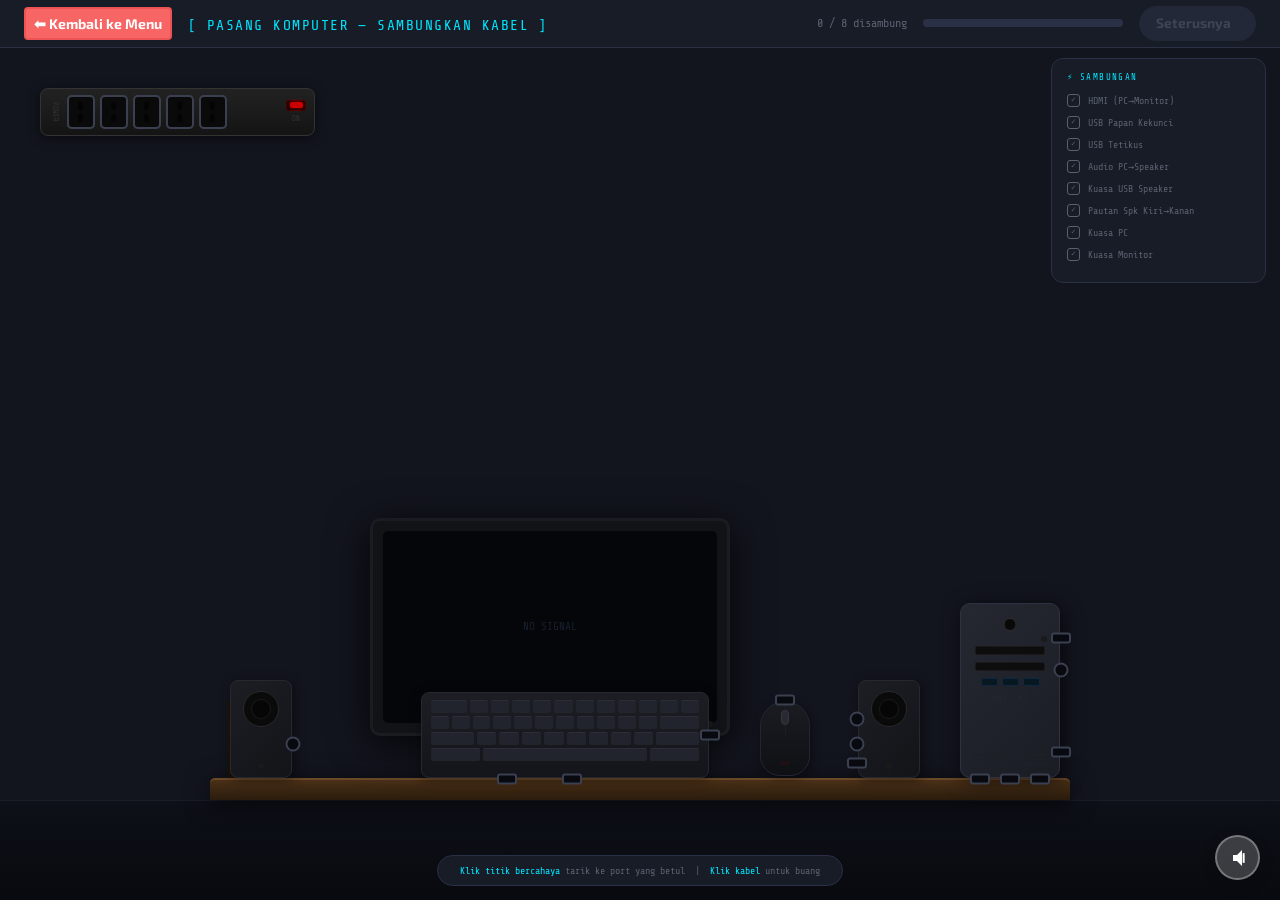
<file: repair.html>
<!DOCTYPE html>
<html lang="en">
<head>
<meta charset="UTF-8">
<meta name="viewport" content="width=device-width, initial-scale=1.0">
<title>PC Setup — Wire It Up</title>
<link href="https://cdn.jsdelivr.net/npm/bootstrap@5.3.3/dist/css/bootstrap.min.css" rel="stylesheet">
<link href="https://fonts.googleapis.com/css2?family=Share+Tech+Mono&family=Exo+2:wght@300;400;600;700&display=swap" rel="stylesheet">
<link rel="icon" href="assets/images/game.png" type="image/png">
<script src="js/music.js"></script>
<style>
:root {
  --bg:      #0f1117;
  --surface: #181c26;
  --border:  #2a3045;
  --accent:  #00e5ff;
  --accent2: #7c3aed;
  --ok:      #22c55e;
  --text:    #c8d0e0;
  --dim:     #5a6070;
}
*, *::before, *::after { box-sizing:border-box; margin:0; padding:0; }
body {
  background: var(--bg);
  font-family: 'Exo 2', sans-serif;
  color: var(--text);
  height: 100vh;
  overflow: hidden;
  user-select: none;
}

/* ── TOP BAR ── */
.top-bar {
  height: 48px;
  background: var(--surface);
  border-bottom: 1px solid var(--border);
  padding: 0 24px;
  display: flex; align-items: center; justify-content: space-between;
  position: relative; z-index: 1000;
}
.top-bar h1 { font-family:'Share Tech Mono',monospace; font-size:.92rem; color:var(--accent); letter-spacing:.1em; }
.prog-wrap  { width:200px; height:8px; background:var(--border); border-radius:99px; overflow:hidden; }
.prog-fill  { height:100%; border-radius:99px; background:linear-gradient(90deg,var(--accent2),var(--accent)); transition:width .4s; }
.conn-label { font-family:'Share Tech Mono',monospace; font-size:.75rem; color:var(--dim); }

/* ── CANVAS ── */
#canvas {
  position: relative;
  width: 100%;
  height: calc(100vh - 48px);
  overflow: hidden;
}

/* ── SCENE ELEMENTS (z-index 1-4, NEVER 200+) ── */
.scene-el { position: absolute; }

#wall  { inset:0; z-index:0; background:#13151e; }
#floor { bottom:0; left:0; right:0; height:100px; z-index:1;
         background:linear-gradient(#0e1018,#080a0f); border-top:1px solid #1a1d28; }

/* DESK */
#desk-top  { bottom:100px; left:50%; transform:translateX(-50%); width:860px; height:22px;
             background:linear-gradient(#4a3018,#2a1c0c); border-radius:5px 5px 0 0;
             border-top:2px solid #6a4828; z-index:3; box-shadow:0 4px 24px #000a; }
#desk-leg-l { bottom:100px; left:calc(50% - 412px); width:24px; height:100px;
              background:linear-gradient(90deg,#1e1408,#3a2810); border-radius:0 0 4px 4px; z-index:2; }
#desk-leg-r { bottom:100px; right:calc(50% - 412px); width:24px; height:100px;
              background:linear-gradient(90deg,#3a2810,#1e1408); border-radius:0 0 4px 4px; z-index:2; }

/* POWER STRIP */
#power-strip {
  top:40px; left:40px;
  width:275px; height:48px; z-index:4;
  background:linear-gradient(180deg,#222,#141414);
  border:1.5px solid #333; border-radius:8px;
  display:flex; align-items:center; padding:0 8px; gap:5px;
  box-shadow:0 2px 12px #0008;
}
.strip-lbl { font-family:'Share Tech Mono',monospace; font-size:7px; color:#333; writing-mode:vertical-rl; margin-right:2px; }
.outlet-vis {
  width:28px; height:34px;
  background:#0a0a0a; border:1.5px solid #2a2a2a; border-radius:4px;
  display:flex; flex-direction:column; align-items:center; justify-content:center; gap:4px;
  transition:border-color .3s, box-shadow .3s;
  flex-shrink:0;
}
.outlet-vis .h { width:5px; height:8px; background:#050505; border-radius:2px; pointer-events:none; }
.outlet-vis.occupied { border-color:var(--ok); box-shadow:0 0 10px #22c55e44; }
.outlet-vis.occupied .h { background:var(--ok); opacity:.45; }
.strip-sw { margin-left:auto; display:flex; flex-direction:column; align-items:center; gap:3px; }
.strip-sw-btn { width:20px; height:11px; background:#1a0000; border:1px solid #440000; border-radius:3px;
  display:flex; align-items:center; justify-content:center; }
.strip-sw-inner { width:13px; height:6px; background:#cc0000; border-radius:2px; box-shadow:0 0 5px #cc0000aa; }

/* PC TOWER */
#pc {
  bottom:122px; right:calc(50% - 420px);
  width:100px; height:175px; z-index:4;
  background:linear-gradient(135deg,#252830,#1a1d24);
  border:1.5px solid #2e3240; border-radius:10px;
  box-shadow:3px 3px 20px #000a;
}
.pc-pwrbtn { position:absolute; top:14px; left:50%; transform:translateX(-50%);
  width:13px; height:13px; border-radius:50%; background:#090909; border:1.5px solid #2e2e2e; transition:all .3s; }
.pc-pwrbtn.on { background:var(--ok); box-shadow:0 0 12px var(--ok); border-color:var(--ok); }
.pc-hdd-led { position:absolute; top:32px; right:12px;
  width:6px; height:6px; border-radius:50%; background:#1a1a1a; transition:all .3s; }
.pc-hdd-led.on { background:#ff6600; box-shadow:0 0 7px #ff6600; }
.pc-inner { position:absolute; top:42px; left:50%; transform:translateX(-50%);
  width:76px; display:flex; flex-direction:column; align-items:center; gap:7px; }
.pc-drive { width:70px; height:9px; background:#0d0d0d; border:1px solid #1a1a1a; border-radius:2px; }
.pc-usb-row { display:flex; gap:4px; }
.pc-usb-slot { width:17px; height:8px; background:#081820; border:1px solid #0d2840; border-radius:2px; }
.pc-brand { font-family:'Share Tech Mono',monospace; font-size:8px; color:#252830; letter-spacing:.15em; }
.pc-vent { position:absolute; bottom:12px; left:50%; transform:translateX(-50%); width:72px; display:flex; flex-direction:column; gap:3px; }
.pc-vline { height:2px; background:#1e2028; border-radius:1px; }

/* MONITOR */
#monitor { bottom:122px; left:calc(50% - 90px); transform:translateX(-50%); width:360px; z-index:4; }
.mon-bezel { width:360px; height:218px; background:#111316; border:3px solid #1a1c22; border-radius:10px;
  position:relative; box-shadow:0 8px 40px #000c; }
.mon-screen { position:absolute; inset:10px; background:#04060a; border-radius:5px; overflow:hidden;
  transition:background .8s, box-shadow .8s; }
.mon-screen.on { background:#08112a; box-shadow:0 0 50px #00e5ff22 inset; }
.screen-taskbar { height:20px; background:#0a1420; border-bottom:1px solid #101e30;
  display:flex; align-items:center; padding:0 7px; gap:5px; }
.sc-dot { width:6px; height:6px; border-radius:50%; }
.screen-desktop { display:flex; align-items:center; justify-content:center; flex-wrap:wrap;
  gap:10px; padding:12px; flex:1;
  background:linear-gradient(135deg,#091525,#0c1e38,#060f20); }
.screen-icon { width:34px; height:34px; background:#ffffff0d; border:1px solid #ffffff12;
  border-radius:6px; display:flex; align-items:center; justify-content:center; font-size:15px; }
.screen-content { width:100%; height:100%; opacity:0; transition:opacity 1.2s .4s; display:flex; flex-direction:column; }
.screen-content.on { opacity:1; }
#no-signal { position:absolute; inset:0; display:flex; align-items:center; justify-content:center;
  font-family:'Share Tech Mono',monospace; font-size:11px; color:#18202e; }
.mon-led { position:absolute; bottom:6px; right:14px; width:6px; height:6px; border-radius:50%;
  background:#1a1a1a; transition:all .4s; }
.mon-led.on { background:var(--ok); box-shadow:0 0 8px var(--ok); }
.mon-neck { width:28px; height:28px; background:#181818; margin:0 auto; }
.mon-base { width:110px; height:14px; background:linear-gradient(#1e1e1e,#111);
  border-radius:0 0 8px 8px; margin:0 auto; }

/* KEYBOARD */
#keyboard {
  bottom:122px; left:calc(50% - 90px); transform:translateX(-50%); margin-left:15px;
  width:288px; height:86px; z-index:4;
  background:linear-gradient(180deg,#1c1e24,#13151b);
  border:1.5px solid #25282e; border-radius:8px;
  padding:7px 9px; box-shadow:0 2px 12px #0006;
}
.kb-row { display:flex; gap:3px; margin-bottom:3px; }
.kb-k { flex:1; height:13px; background:#21242c; border-radius:2px; border-top:1px solid #2a2e38; }
.kb-wide{flex:2;} .kb-enter{flex:2.2;} .kb-space{flex:5;}

/* MOUSE */
#mouse {
  bottom:124px; left:calc(50% + 120px);
  width:50px; height:75px; z-index:4;
  background:linear-gradient(180deg,#1a1c22,#0e1014);
  border:1.5px solid #232530; border-radius:25px 25px 20px 20px;
  box-shadow:2px 2px 10px #0006; position:absolute;
}
.mouse-split { position:absolute; top:0; left:50%; width:1px; height:33px; background:#1c1e24; }
.mouse-wheel { position:absolute; top:8px; left:50%; transform:translateX(-50%);
  width:8px; height:15px; background:#282a32; border-radius:4px; border:1px solid #343640; }
.mouse-glow  { position:absolute; bottom:10px; left:50%; transform:translateX(-50%);
  width:10px; height:4px; background:#ff000010; border-radius:2px; transition:all .3s; }
.mouse-glow.on { background:#ff3300; box-shadow:0 0 8px #ff330077; }

/* SPEAKERS */
.spk {
  bottom:122px; width:62px; height:98px; z-index:4;
  background:linear-gradient(135deg,#1c1e24,#121418);
  border:1.5px solid #252830; border-radius:8px;
  box-shadow:2px 2px 12px #0007;
}
#spk-l { left:calc(50% - 420px + 10px); }
#spk-r { right:calc(50% - 280px); }
.spk-grille { position:absolute; top:10px; left:50%; transform:translateX(-50%);
  width:36px; height:36px; border-radius:50%;
  background:radial-gradient(circle,#0d0d0d,#080808); border:1.5px solid #282828; }
.spk-grille::after { content:''; position:absolute; inset:7px; border-radius:50%;
  background:#060606; border:1px solid #1a1a1a; }
.spk-led { position:absolute; bottom:8px; left:50%; transform:translateX(-50%);
  width:6px; height:6px; border-radius:50%; background:#1a1a1a; transition:all .3s; }
.spk-led.on { background:#00aaff; box-shadow:0 0 8px #00aaff; }

/* ═══════════════════════════════════════════════════════
   PORT NODES — direct children of #canvas, always on top
   ═══════════════════════════════════════════════════════ */
.port-node {
  position: absolute;
  z-index: 500;          /* way above all scene elements */
  transform: translate(-50%, -50%);
  cursor: crosshair;
  transition: transform .2s, border-color .2s, box-shadow .2s, background .2s;
  /* round port default */
  width: 15px; height: 15px;
  border-radius: 50%;
  border: 2px solid #3a4050;
  background: #080a10;
  display: flex; align-items: center; justify-content: center;
}
.port-node.rect {
  border-radius: 3px;
  width: 20px; height: 11px;
}
.port-node.outlet-port {
  border-radius: 5px;
  width: 28px; height: 34px;
  background: #0a0a0a;
  flex-direction: column; gap:4px;
}
.outlet-hole { width:5px; height:8px; background:#040404; border-radius:2px; pointer-events:none; flex-shrink:0; }

/* States */
.port-node:hover {
  border-color: var(--accent);
  box-shadow: 0 0 14px var(--accent);
  transform: translate(-50%,-50%) scale(1.4);
}
.port-node.drag-target {
  border-color: var(--ok);
  box-shadow: 0 0 18px var(--ok);
  transform: translate(-50%,-50%) scale(1.5);
  animation: pulse-target 1s ease-in-out infinite;
}
@keyframes pulse-target {
  0%,100% { box-shadow: 0 0 18px var(--ok); }
  50%      { box-shadow: 0 0 30px var(--ok); }
}
.port-node.connected {
  border-color: var(--ok);
  background: var(--ok);
  box-shadow: 0 0 10px var(--ok);
}
.port-node.outlet-port.connected {
  border-color: var(--ok);
  background: #0a0a0a;
  box-shadow: 0 0 12px #22c55e55;
}
.port-node.outlet-port.connected .outlet-hole { background: var(--ok); opacity:.5; }

/* Tooltip via ::after */
.port-node::after {
  content: attr(data-label);
  position: absolute;
  bottom: calc(100% + 7px);
  left: 50%; transform: translateX(-50%);
  background: #050810ee;
  color: var(--accent);
  font-family: 'Share Tech Mono', monospace;
  font-size: 9px;
  padding: 2px 8px; border-radius: 4px;
  border: 1px solid var(--accent);
  white-space: nowrap;
  pointer-events: none;
  opacity: 0; transition: opacity .15s;
}
.port-node:hover::after { opacity: 1; }

/* ── SVG WIRE LAYER (z-index 3, behind objects) ── */
#wire-svg {
  position: absolute; inset:0;
  width:100%; height:100%;
  pointer-events: none;
  z-index: 3;
}
#wire-svg .wire {
  pointer-events: stroke;
  cursor: pointer;
}
#wire-svg .wire:hover { opacity: .7; }

/* ── CHECKLIST ── */
#checklist {
  position: fixed; top:58px; right:14px;
  width:215px; background:var(--surface);
  border:1px solid var(--border); border-radius:12px;
  padding:13px 15px; z-index:600;
  font-family:'Share Tech Mono',monospace; font-size:10px;
}
#checklist h6 { font-size:9px; letter-spacing:.15em; color:var(--accent); margin-bottom:10px; }
.chk { display:flex; align-items:center; gap:8px; margin-bottom:7px; color:var(--dim); transition:color .3s; }
.chk.done { color:var(--ok); }
.chk-box { width:13px; height:13px; border:1.5px solid currentColor; border-radius:3px;
  display:flex; align-items:center; justify-content:center; font-size:8px; flex-shrink:0; }

/* ── HINT ── */
#hint {
  position:fixed; bottom:14px; left:50%; transform:translateX(-50%);
  background:var(--surface); border:1px solid var(--border); border-radius:20px;
  padding:7px 22px; font-family:'Share Tech Mono',monospace; font-size:10px;
  color:var(--dim); z-index:600; pointer-events:none; white-space:nowrap;
}
#hint b { color:var(--accent); font-weight:400; }

/* ── WIN OVERLAY ── */
#win { display:none; position:fixed; inset:0; background:#000b; z-index:900;
  align-items:center; justify-content:center; }
#win.show { display:flex; animation:fi .5s ease; }
@keyframes fi { from{opacity:0} to{opacity:1} }
.win-box { background:var(--surface); border:1px solid var(--accent); border-radius:16px;
  padding:40px 52px; text-align:center; box-shadow:0 0 60px #00e5ff33; }
.win-box h2 { font-family:'Share Tech Mono',monospace; font-size:2rem; color:var(--accent); margin-bottom:8px; }
.win-box p  { color:var(--dim); font-size:.88rem; margin-bottom:22px; }
.win-btn { background:var(--accent2); color:#fff; border:none; padding:10px 28px;
  border-radius:8px; font-family:'Exo 2',sans-serif; font-weight:600; cursor:pointer; }
.win-btn:hover { background:#6d28d9; }
/* NEXT GAME BUTTON */
#next-game-btn {
  padding: 6px 16px; 
  font-size: 0.85rem; 
  font-weight: 700; 
  text-decoration: none; 
  border-radius: 50px; 
  display: flex; 
  align-items: center; 
  gap: 8px; 
  transition: all 0.3s;
  background: var(--border); 
  color: var(--dim);
  border: 1px solid var(--border);
  cursor: not-allowed;
  opacity: 0.6;
}
#next-game-btn.unlocked {
  background: var(--ok); 
  color: white; 
  border-color: #1ba34e;
  box-shadow: 0 4px 15px rgba(34, 197, 94, 0.3);
  cursor: pointer;
  opacity: 1;
}
#next-game-btn.unlocked:hover {
  transform: scale(1.05);
  box-shadow: 0 6px 20px rgba(34, 197, 94, 0.4);
}
</style>
</head>
<body>

<!-- TOP BAR -->
<div class="top-bar">
  <div class="d-flex align-items-center">
    <a href="index.html" class="btn btn-sm me-3 py-1" style="background:#f86565; color:white; font-family:'Exo 2',sans-serif; border: 2px solid #ed5353; font-weight: bold; text-decoration:none;">⬅ Kembali ke Menu</a>
    <h1 class="mb-0 pt-1">[ PASANG KOMPUTER — SAMBUNGKAN KABEL ]</h1>
  </div>
  <div class="d-flex align-items-center gap-3">
    <span class="conn-label" id="conn-label">0 / 8 disambung</span>
    <div class="prog-wrap"><div class="prog-fill" id="prog-fill" style="width:0%"></div></div>
    <a href="repair-part2.html" id="next-game-btn" onclick="handleNextClick(event)">Seterusnya <i class="bi bi-arrow-right-circle-fill"></i></a>
  </div>
</div>

<!-- CANVAS -->
<div id="canvas">

  <!-- SCENE LAYER (z-index 0-4, never 500) -->
  <div class="scene-el" id="wall"></div>
  <div class="scene-el" id="floor"></div>
  <div class="scene-el" id="desk-leg-l"></div>
  <div class="scene-el" id="desk-leg-r"></div>
  <div class="scene-el" id="desk-top"></div>

  <!-- POWER STRIP -->
  <div class="scene-el" id="power-strip">
    <span class="strip-lbl">POWER</span>
    <div class="outlet-vis" id="ov-1"><div class="h"></div><div class="h"></div></div>
    <div class="outlet-vis" id="ov-2"><div class="h"></div><div class="h"></div></div>
    <div class="outlet-vis" id="ov-3"><div class="h"></div><div class="h"></div></div>
    <div class="outlet-vis" id="ov-4"><div class="h"></div><div class="h"></div></div>
    <div class="outlet-vis" id="ov-5"><div class="h"></div><div class="h"></div></div>
    <div class="strip-sw">
      <div class="strip-sw-btn"><div class="strip-sw-inner"></div></div>
      <span style="font-family:'Share Tech Mono',monospace;font-size:7px;color:#333">ON</span>
    </div>
  </div>

  <!-- PC TOWER -->
  <div class="scene-el" id="pc">
    <div class="pc-pwrbtn" id="pc-pwrbtn"></div>
    <div class="pc-hdd-led" id="pc-hdd-led"></div>
    <div class="pc-inner">
      <div class="pc-drive"></div>
      <div class="pc-drive"></div>
      <div class="pc-usb-row">
        <div class="pc-usb-slot"></div>
        <div class="pc-usb-slot"></div>
        <div class="pc-usb-slot"></div>
      </div>
      <div class="pc-brand">UNIT-01</div>
    </div>
    <div class="pc-vent">
      <div class="pc-vline"></div><div class="pc-vline"></div><div class="pc-vline"></div>
    </div>
  </div>

  <!-- MONITOR -->
  <div class="scene-el" id="monitor">
    <div class="mon-bezel">
      <div class="mon-screen" id="mon-screen">
        <div id="no-signal">NO SIGNAL</div>
        <div class="screen-content" id="screen-content">
          <div class="screen-taskbar">
            <div class="sc-dot" style="background:#ff5f56"></div>
            <div class="sc-dot" style="background:#ffbd2e"></div>
            <div class="sc-dot" style="background:#27c93f"></div>
            <div style="flex:1;height:6px;background:#0e1e30;border-radius:3px;margin:0 8px"></div>
            <span style="font-family:'Share Tech Mono',monospace;font-size:7px;color:#1a3850">DESKTOP</span>
          </div>
          <div class="screen-desktop">
            <div class="screen-icon">📁</div><div class="screen-icon">🖥️</div>
            <div class="screen-icon">⚙️</div><div class="screen-icon">🎵</div>
            <div class="screen-icon">🌐</div>
          </div>
        </div>
      </div>
      <div class="mon-led" id="mon-led"></div>
    </div>
    <div class="mon-neck"></div>
    <div class="mon-base"></div>
  </div>

  <!-- KEYBOARD -->
  <div class="scene-el" id="keyboard">
    <div class="kb-row"><div class="kb-k kb-wide"></div><div class="kb-k"></div><div class="kb-k"></div><div class="kb-k"></div><div class="kb-k"></div><div class="kb-k"></div><div class="kb-k"></div><div class="kb-k"></div><div class="kb-k"></div><div class="kb-k"></div><div class="kb-k"></div><div class="kb-k"></div></div>
    <div class="kb-row"><div class="kb-k"></div><div class="kb-k"></div><div class="kb-k"></div><div class="kb-k"></div><div class="kb-k"></div><div class="kb-k"></div><div class="kb-k"></div><div class="kb-k"></div><div class="kb-k"></div><div class="kb-k"></div><div class="kb-k"></div><div class="kb-k kb-enter"></div></div>
    <div class="kb-row"><div class="kb-k kb-enter"></div><div class="kb-k"></div><div class="kb-k"></div><div class="kb-k"></div><div class="kb-k"></div><div class="kb-k"></div><div class="kb-k"></div><div class="kb-k"></div><div class="kb-k"></div><div class="kb-k kb-enter"></div></div>
    <div class="kb-row"><div class="kb-k" style="flex:1.5"></div><div class="kb-k kb-space"></div><div class="kb-k" style="flex:1.5"></div></div>
  </div>

  <!-- MOUSE -->
  <div class="scene-el" id="mouse">
    <div class="mouse-split"></div>
    <div class="mouse-wheel"></div>
    <div class="mouse-glow" id="mouse-glow"></div>
  </div>

  <!-- SPEAKERS -->
  <div class="scene-el spk" id="spk-l">
    <div class="spk-grille"></div>
    <div class="spk-led" id="spk-led-l"></div>
  </div>
  <div class="scene-el spk" id="spk-r">
    <div class="spk-grille"></div>
    <div class="spk-led" id="spk-led-r"></div>
  </div>

  <!-- SVG wire layer (z-index 6) -->
  <svg id="wire-svg" xmlns="http://www.w3.org/2000/svg">
    <defs>
      <filter id="glow" x="-50%" y="-50%" width="200%" height="200%">
        <feGaussianBlur stdDeviation="2.5" result="b"/>
        <feMerge><feMergeNode in="b"/><feMergeNode in="SourceGraphic"/></feMerge>
      </filter>
    </defs>
    <path id="preview-path" fill="none" stroke="var(--accent)" stroke-width="2"
          stroke-dasharray="7 4" stroke-linecap="round" style="display:none; pointer-events:none"/>
  </svg>

  <!-- PORT NODES injected by JS as direct children of #canvas at z-index 500 -->

</div><!-- /canvas -->

<!-- CHECKLIST -->
<div id="checklist">
  <h6>⚡ SAMBUNGAN</h6>
  <div class="chk" id="chk-hdmi"> <div class="chk-box">✓</div><span>HDMI (PC→Monitor)</span></div>
  <div class="chk" id="chk-kbd">  <div class="chk-box">✓</div><span>USB Papan Kekunci</span></div>
  <div class="chk" id="chk-mouse"><div class="chk-box">✓</div><span>USB Tetikus</span></div>
  <div class="chk" id="chk-audio"><div class="chk-box">✓</div><span>Audio PC→Speaker</span></div>
  <div class="chk" id="chk-spk-usb"><div class="chk-box">✓</div><span>Kuasa USB Speaker</span></div>
  <div class="chk" id="chk-spk-link"><div class="chk-box">✓</div><span>Pautan Spk Kiri→Kanan</span></div>
  <div class="chk" id="chk-ppwr"> <div class="chk-box">✓</div><span>Kuasa PC</span></div>
  <div class="chk" id="chk-mpwr"> <div class="chk-box">✓</div><span>Kuasa Monitor</span></div>
</div>

<div id="hint"><b>Klik titik bercahaya</b> tarik ke port yang betul &nbsp;|&nbsp; <b>Klik kabel</b> untuk buang</div>

<div id="win">
  <div class="win-box" style="position: relative;">
    <button onclick="document.getElementById('win').classList.remove('show')" style="position: absolute; top: 10px; right: 15px; background: transparent; border: none; color: var(--dim); font-size: 1.8rem; cursor: pointer; line-height: 1;" title="Tutup">&times;</button>
    <h2>🖥 SISTEM BERFUNGSI</h2>
    <p>Semua sambungan berjaya!<br>Desktop telah dihidupkan.</p>
    <a href="repair-part2.html" class="win-btn" style="background:#22c55e; text-decoration:none;">Game Seterusnya</a>
    <a href="index.html" class="win-btn" style="background:#0fb9b1; text-decoration:none; margin-left:15px;">Menu Utama</a>
  </div>
</div>

<script src="https://cdn.jsdelivr.net/npm/bootstrap@5.3.3/dist/js/bootstrap.bundle.min.js"></script>
<script>
// ══════════════════════════════════════════════════════════════════
//  PORT DEFINITIONS
//  anchorEl : id of scene element to attach to
//  side     : which edge ('right','left','top','bottom','center')
//  along    : 0..1 position along that edge
//  accepts  : cable type string (must match other port's accepts to connect)
//  checkId  : checklist item to tick when this wire is placed
//  outletVis: id of the .outlet-vis element to animate when connected
// ══════════════════════════════════════════════════════════════════
const PORT_DEFS = [
  // PC ─ back-panel ports on the RIGHT side
  { id:'p-pc-hdmi',    label:'PC · HDMI KELUAR',   cls:'rect',       anchorEl:'pc',       side:'right',  along:.20, accepts:'hdmi',       checkId:'chk-hdmi'  },
  { id:'p-pc-audio',   label:'PC · Audio KELUAR',   cls:'',           anchorEl:'pc',       side:'right',  along:.38, accepts:'audio',      checkId:'chk-audio' },
  { id:'p-pc-pwr',     label:'PC · Kuasa MASUK',    cls:'rect',       anchorEl:'pc',       side:'right',  along:.85, accepts:'power-pc',   checkId:'chk-ppwr'  },
  // PC ─ front USB slots on the FRONT (bottom edge works well visually)
  { id:'p-pc-usb-kbd', label:'PC · USB (Papan Kekunci)', cls:'rect',  anchorEl:'pc',       side:'bottom', along:.20, accepts:'usb-kbd',    checkId:'chk-kbd'   },
  { id:'p-pc-usb-mse', label:'PC · USB (Tetikus)',  cls:'rect',       anchorEl:'pc',       side:'bottom', along:.50, accepts:'usb-mse',    checkId:'chk-mouse' },
  { id:'p-pc-usb-spk', label:'PC · USB (Speaker)',  cls:'rect',       anchorEl:'pc',       side:'bottom', along:.80, accepts:'usb-spk',    checkId:'chk-spk-usb' },

  // Monitor ─ bottom edge
  { id:'p-mon-hdmi',   label:'Monitor · HDMI MASUK', cls:'rect',      anchorEl:'monitor',  side:'bottom', along:.38, accepts:'hdmi'                            },
  { id:'p-mon-pwr',    label:'Monitor · Kuasa',      cls:'rect',      anchorEl:'monitor',  side:'bottom', along:.56, accepts:'power-mon',  checkId:'chk-mpwr'  },

  // Keyboard ─ right side
  { id:'p-kbd-usb',    label:'Papan Kekunci · USB',  cls:'rect',      anchorEl:'keyboard', side:'right',  along:.50, accepts:'usb-kbd'                          },

  // Mouse ─ top (cable comes from top)
  { id:'p-mse-usb',    label:'Tetikus · USB',        cls:'rect',      anchorEl:'mouse',    side:'top',    along:.50, accepts:'usb-mse'                          },

  // Left speaker (Connects to Right speaker)
  { id:'p-spkl-link', label:'Spk Kiri · Pautan ke Kanan', cls:'', anchorEl:'spk-l', side:'right', along:.65, accepts:'spk-link', checkId:'chk-spk-link' },

  // Right speaker (Main Hub connects to PC)
  { id:'p-spkr-link',  label:'Spk Kanan · Pautan Dari Kiri', cls:'',      anchorEl:'spk-r', side:'left', along:.40, accepts:'spk-link' },
  { id:'p-spkr-audio', label:'Spk Kanan · Audio PC MASUK',   cls:'',      anchorEl:'spk-r', side:'left', along:.65, accepts:'audio' },
  { id:'p-spkr-usb',   label:'Spk Kanan · Kuasa USB MASUK',  cls:'rect',  anchorEl:'spk-r', side:'left', along:.85, accepts:'usb-spk' },

  // Power strip outlets ─ center of each outlet-vis element
  { id:'p-out-1', label:'Soket 1', cls:'outlet-port', anchorEl:'ov-1', side:'center', along:.5, accepts:'power-pc',   outletVis:'ov-1' },
  { id:'p-out-2', label:'Soket 2', cls:'outlet-port', anchorEl:'ov-2', side:'center', along:.5, accepts:'power-mon',  outletVis:'ov-2' },
  { id:'p-out-3', label:'Soket 3', cls:'outlet-port', anchorEl:'ov-3', side:'center', along:.5, accepts:'power-spkl', outletVis:'ov-3' },
  { id:'p-out-4', label:'Soket 4', cls:'outlet-port', anchorEl:'ov-4', side:'center', along:.5, accepts:'power-spkr', outletVis:'ov-4' },
  { id:'p-out-5', label:'Soket 5 (Lebih)', cls:'outlet-port', anchorEl:'ov-5', side:'center', along:.5, accepts:'__none__' },
];

const CABLE_COLOR = {
  'hdmi':       '#3a9aff',
  'audio':      '#00cc88',
  'usb-kbd':    '#aa55ff',
  'usb-mse':    '#ff55aa',
  'usb-spk':    '#00e5ff',
  'spk-link':   '#00cc88',
  'power-pc':   '#f59e0b',
  'power-mon':  '#f59e0b',
};

// Compatible port-pairs (symmetric)
const PAIRS = [
  ['p-pc-hdmi',    'p-mon-hdmi'],
  ['p-pc-usb-kbd', 'p-kbd-usb'],
  ['p-pc-usb-mse', 'p-mse-usb'],
  ['p-pc-usb-spk', 'p-spkr-usb'],
  ['p-pc-audio',   'p-spkr-audio'],
  ['p-spkl-link',  'p-spkr-link'],
  ['p-pc-pwr',     'p-out-1'],
  ['p-mon-pwr',    'p-out-2'],
];

const COMPAT = {};
PAIRS.forEach(([a,b]) => {
  (COMPAT[a]=COMPAT[a]||[]).push(b);
  (COMPAT[b]=COMPAT[b]||[]).push(a);
});

const PORT_MAP = {};
PORT_DEFS.forEach(d => PORT_MAP[d.id] = d);

// ── STATE ──────────────────────────────────────────────
let portUsed = {};
let wires    = [];
let nextId   = 0;
let drag     = null;  // {fromId, x1, y1}

const REQUIRED_CHECKS = ['chk-hdmi','chk-kbd','chk-mouse','chk-audio','chk-spk-usb','chk-spk-link','chk-ppwr','chk-mpwr'];
const canvas = document.getElementById('canvas');

// ── PORT PLACEMENT ─────────────────────────────────────
function canvasRect() { return canvas.getBoundingClientRect(); }

function elRect(id) {
  const el = document.getElementById(id);
  if (!el) return null;
  const cr = canvasRect();
  const er = el.getBoundingClientRect();
  return { left: er.left-cr.left, top: er.top-cr.top, w: er.width, h: er.height };
}

function portXY(def) {
  const r = elRect(def.anchorEl);
  if (!r) return {x:200, y:200};
  const {left:L, top:T, w:W, h:H} = r;
  const a = def.along;
  switch(def.side) {
    case 'right':  return { x: L+W+1,      y: T + H*a };
    case 'left':   return { x: L-1,         y: T + H*a };
    case 'top':    return { x: L + W*a,     y: T-1      };
    case 'bottom': return { x: L + W*a,     y: T+H+1    };
    case 'center': return { x: L + W*.5,    y: T + H*.5 };
    default:       return { x: L + W*.5,    y: T + H*.5 };
  }
}

function createPortNodes() {
  PORT_DEFS.forEach(def => {
    const node = document.createElement('div');
    node.id = 'pn-' + def.id;
    node.className = 'port-node' + (def.cls ? ' '+def.cls : '');
    node.dataset.portId = def.id;
    node.dataset.label  = def.label;

    if (def.cls === 'outlet-port') {
      node.innerHTML = '<div class="outlet-hole"></div><div class="outlet-hole"></div>';
    }

    const {x,y} = portXY(def);
    node.style.left = x + 'px';
    node.style.top  = y + 'px';

    canvas.appendChild(node);
    node.addEventListener('mousedown', onPortDown);
    node.addEventListener('mouseenter', onPortEnter);
    node.addEventListener('mouseleave', onPortLeave);
  });
}

function repositionAll() {
  PORT_DEFS.forEach(def => {
    const node = document.getElementById('pn-'+def.id);
    if (!node) return;
    const {x,y} = portXY(def);
    node.style.left = x+'px';
    node.style.top  = y+'px';
  });
  wires.forEach(refreshWirePath);
}

// ── WIRE PATHS ─────────────────────────────────────────
function nodeXY(portId) {
  const n = document.getElementById('pn-'+portId);
  if (!n) return null;
  const cr = canvasRect();
  const nr = n.getBoundingClientRect();
  return { x: nr.left-cr.left+nr.width/2, y: nr.top-cr.top+nr.height/2 };
}

function curvePath(x1, y1, x2, y2, index = 0, pA = '', pB = '') {
  const hasNode = (id) => (pA === id || pB === id);
  let routeY = null;

  if (hasNode('p-spkl-link') || hasNode('p-spkr-link')) {
    // 1. Spk kiri > Spk kanan (elbowed to top of monitor)
    routeY = Math.min(y1, y2) - 220 + (index * 8);
  } 
  else if (hasNode('p-spkr-audio') || hasNode('p-pc-audio')) {
    // 2. Spk kanan > PC audio (elbowed to top of PC)
    routeY = Math.min(y1, y2) - 100 + (index * 8);
  }
  
  if (routeY !== null) {
    routeY = Math.max(20, routeY); // Clamp to prevent clipping out of top canopy
    return `M${x1},${y1} L${x1},${routeY} L${x2},${routeY} L${x2},${y2}`;
  }

  // Default: Route DOWN (under desk)
  const dropY = Math.max(y1, y2) + 25 + (index * 12);
  return `M${x1},${y1} L${x1},${dropY} L${x2},${dropY} L${x2},${y2}`;
}

function refreshWirePath(w) {
  const c1=nodeXY(w.a), c2=nodeXY(w.b);
  if (!c1||!c2||!w.el) return;
  const wireIndex = wires.indexOf(w);
  w.el.setAttribute('d', curvePath(c1.x,c1.y,c2.x,c2.y, wireIndex, w.a, w.b));
}

// ── DRAG HANDLERS ──────────────────────────────────────
function isOutlet(id) { return id && id.startsWith('p-out-'); }
function portFree(id) { return isOutlet(id) ? true : !portUsed[id]; }
function canConnect(a,b) { return !!(COMPAT[a]&&COMPAT[a].includes(b)); }

function onPortDown(e) {
  if (e.button!==0) return;
  e.preventDefault(); e.stopPropagation();
  const portId = e.currentTarget.dataset.portId;
  if (!portFree(portId)) return;

  const c = nodeXY(portId);
  if (!c) return;
  drag = {fromId:portId, x1:c.x, y1:c.y};

  const prev = document.getElementById('preview-path');
  prev.setAttribute('d', `M${c.x},${c.y} L${c.x},${c.y}`);
  prev.style.display = '';

  PORT_DEFS.forEach(def => {
    if (def.id===portId) return;
    if (canConnect(portId,def.id) && portFree(def.id))
      document.getElementById('pn-'+def.id)?.classList.add('drag-target');
  });

  document.addEventListener('mousemove', onDrag, {passive:true});
  document.addEventListener('mouseup',   onDrop);
}

function onDrag(e) {
  if (!drag) return;
  const cr = canvasRect();
  const x = e.clientX-cr.left, y = e.clientY-cr.top;
  document.getElementById('preview-path').setAttribute('d', curvePath(drag.x1,drag.y1,x,y, wires.length, drag.fromId, ''));
}

function onDrop(e) {
  document.removeEventListener('mousemove', onDrag);
  document.removeEventListener('mouseup',   onDrop);
  document.getElementById('preview-path').style.display='none';
  PORT_DEFS.forEach(d => document.getElementById('pn-'+d.id)?.classList.remove('drag-target'));

  if (!drag) return;
  const fromId = drag.fromId; drag=null;

  const hit = document.elementFromPoint(e.clientX, e.clientY);
  const targetNode = hit?.closest('.port-node');
  if (!targetNode) return;
  const toId = targetNode.dataset.portId;
  if (!toId||toId===fromId) return;
  if (canConnect(fromId,toId) && portFree(toId)) addWire(fromId,toId);
}

function onPortEnter(e) {
  if (!drag) return;
  const toId = e.currentTarget.dataset.portId;
  if (canConnect(drag.fromId,toId)&&portFree(toId))
    e.currentTarget.classList.add('drag-target');
}
function onPortLeave(e) { e.currentTarget.classList.remove('drag-target'); }

// ── ADD / REMOVE WIRE ──────────────────────────────────
function addWire(a, b) {
  const defA=PORT_MAP[a], defB=PORT_MAP[b];
  const type = defA?.accepts || defB?.accepts || 'hdmi';
  const color = CABLE_COLOR[type] || '#888';
  const checkId = defA?.checkId || defB?.checkId || null;

  const c1=nodeXY(a), c2=nodeXY(b);
  if (!c1||!c2) return;

  const svg = document.getElementById('wire-svg');
  const path = document.createElementNS('http://www.w3.org/2000/svg','path');
    path.setAttribute('class','wire');
  path.setAttribute('fill','none');
  path.setAttribute('stroke', color);
  path.setAttribute('stroke-width','3');
  path.setAttribute('stroke-linecap','round');
  path.setAttribute('filter','url(#glow)');
  path.setAttribute('d', curvePath(c1.x,c1.y,c2.x,c2.y, wires.length, a, b));
  const wid = nextId++;
  path.dataset.wid = wid;
  path.addEventListener('click', () => removeWire(wid));
  svg.appendChild(path);

  const w = {id:wid, a, b, color, checkId, el:path};
  wires.push(w);

  if (!isOutlet(a)) portUsed[a]=wid;
  if (!isOutlet(b)) portUsed[b]=wid;

  document.getElementById('pn-'+a)?.classList.add('connected');
  document.getElementById('pn-'+b)?.classList.add('connected');

  // animate outlet-vis element
  const ovA = defA?.outletVis, ovB = defB?.outletVis;
  if (ovA) document.getElementById(ovA)?.classList.add('occupied');
  if (ovB) document.getElementById(ovB)?.classList.add('occupied');

  if (checkId) document.getElementById(checkId)?.classList.add('done');
  updateProgress();
}

function removeWire(wid) {
  const idx = wires.findIndex(w=>w.id===wid);
  if (idx<0) return;
  const w = wires.splice(idx,1)[0];
  w.el.remove();

  if (!isOutlet(w.a)) delete portUsed[w.a];
  if (!isOutlet(w.b)) delete portUsed[w.b];

  const stillA = wires.some(x=>x.a===w.a||x.b===w.a);
  const stillB = wires.some(x=>x.a===w.b||x.b===w.b);
  if (!stillA) document.getElementById('pn-'+w.a)?.classList.remove('connected');
  if (!stillB) document.getElementById('pn-'+w.b)?.classList.remove('connected');

  // de-animate outlet-vis
  const defA=PORT_MAP[w.a], defB=PORT_MAP[w.b];
  const ovA=defA?.outletVis, ovB=defB?.outletVis;
  if (ovA && !wires.some(x=>x.a===w.a||x.b===w.a)) document.getElementById(ovA)?.classList.remove('occupied');
  if (ovB && !wires.some(x=>x.a===w.b||x.b===w.b)) document.getElementById(ovB)?.classList.remove('occupied');

  if (w.checkId) {
    const still=wires.some(x=>x.checkId===w.checkId);
    if (!still) document.getElementById(w.checkId)?.classList.remove('done');
  }
  wires.forEach(refreshWirePath);
  updateProgress();
}

// ── PROGRESS & POWER ───────────────────────────────────
function updateProgress() {
  const done = REQUIRED_CHECKS.filter(id=>document.getElementById(id)?.classList.contains('done')).length;
  document.getElementById('prog-fill').style.width=(done/8*100)+'%';
  document.getElementById('conn-label').textContent=`${done} / 8 disambung`;
  if (done===8) setTimeout(powerOn,400); else powerOff();
}

function powerOn() {
  document.getElementById('pc-pwrbtn').classList.add('on');
  document.getElementById('pc-hdd-led').classList.add('on');
  document.getElementById('mon-screen').classList.add('on');
  document.getElementById('mon-led').classList.add('on');
  document.getElementById('no-signal').style.display='none';
  document.getElementById('screen-content').classList.add('on');
  document.getElementById('spk-led-l').classList.add('on');
  document.getElementById('spk-led-r').classList.add('on');
  document.getElementById('mouse-glow').classList.add('on');
  
  // Unlock next game
  const nxt = document.getElementById('next-game-btn');
  if (nxt) nxt.classList.add('unlocked');

  setTimeout(()=>document.getElementById('win').classList.add('show'),1500);
}

function powerOff() {
  ['pc-pwrbtn','pc-hdd-led','mon-led','spk-led-l','spk-led-r','mouse-glow']
    .forEach(id=>document.getElementById(id)?.classList.remove('on'));
  document.getElementById('mon-screen').classList.remove('on');
  document.getElementById('no-signal').style.display='';
  document.getElementById('screen-content').classList.remove('on');
  document.getElementById('win').classList.remove('show');
  
  // Lock next game
  const nxt = document.getElementById('next-game-btn');
  if (nxt) nxt.classList.remove('unlocked');
}

function handleNextClick(e) {
  const nxt = document.getElementById('next-game-btn');
  if (!nxt.classList.contains('unlocked')) {
    e.preventDefault();
    alert("⚠️ Siapkan sambungan kabel dahulu untuk menghidupkan komputer!");
  }
}

function resetAll() {
  [...wires].forEach(w=>removeWire(w.id));
  portUsed={}; wires=[]; nextId=0;
  powerOff(); updateProgress();
  REQUIRED_CHECKS.forEach(id=>document.getElementById(id)?.classList.remove('done'));
}

// ── INIT ───────────────────────────────────────────────
createPortNodes();
updateProgress();
window.addEventListener('resize', repositionAll);
</script>
</body>
</html>
</file>
<file: css/style.css>
:root {
    --primary-color: #FF6B6B;
    --secondary-color: #4ECDC4;
    --accent-color: #FFE66D;
    --text-color: #2D3436;
    --bg-color: #F7FFF7;
    --card-bg: rgba(255, 255, 255, 0.85);
}

* {
    box-sizing: border-box;
    margin: 0;
    padding: 0;
}

body {
    font-family: 'Fredoka', sans-serif;
    color: var(--text-color);
    background: url('../assets/images/classhall2.png') center/cover no-repeat;
    background-color: var(--bg-color);
    /* fallback */
    background-attachment: fixed;
    min-height: 100vh;
    overflow-x: hidden;
    position: relative;
    display: flex;
    flex-direction: column;
    align-items: center;
}

body.page-kenali,
body.page-protect {
    background: url('../assets/images/2266.jpg') center/cover no-repeat;
    background-attachment: fixed;
}

.background-overlay {
    position: fixed;
    top: 0;
    left: 0;
    width: 100%;
    height: 100%;
    background: linear-gradient(135deg, rgba(255, 230, 109, 0.2), rgba(78, 205, 196, 0.2));
    z-index: -1;
}

body.page-kenali .background-overlay,
body.page-protect .background-overlay {
    backdrop-filter: blur(2px);
    -webkit-backdrop-filter: blur(2px);
}

.top-nav {
    width: 100%;
    padding: 15px 20px;
    display: flex;
    justify-content: center;
    gap: 15px;
    background: rgba(255, 255, 255, 0.6);
    backdrop-filter: blur(10px);
    box-shadow: 0 4px 15px rgba(0, 0, 0, 0.1);
    position: sticky;
    top: 0;
    z-index: 100;
    flex-wrap: wrap;
}

.nav-btn {
    text-decoration: none;
    color: white;
    padding: 12px 25px;
    border-radius: 50px;
    font-size: 1.2rem;
    font-weight: bold;
    transition: transform 0.2s, box-shadow 0.2s;
    box-shadow: 0 4px 10px rgba(0, 0, 0, 0.15);
    text-shadow: 1px 1px 2px rgba(0, 0, 0, 0.2);
}

.nav-btn:hover {
    transform: translateY(-3px) scale(1.05);
    box-shadow: 0 6px 15px rgba(0, 0, 0, 0.25);
}

.btn-c1 {
    background: var(--primary-color);
}

.btn-c2 {
    background: var(--secondary-color);
}

.btn-c3 {
    background: #FF9F43;
}

/* Vibrant orange */

.main-menu {
    display: flex;
    flex-direction: column;
    align-items: center;
    gap: 30px;
    margin-top: 20px;
    width: 100%;
}

.main-menu .nav-btn {
    font-size: 2rem;
    padding: 20px 40px;
    border-radius: 20px;
    width: 100%;
    max-width: 450px;
    text-align: center;
    box-shadow: 0 10px 20px rgba(0, 0, 0, 0.2);
    animation: float 4s ease-in-out infinite;
}

.main-menu .nav-btn:nth-child(1) {
    animation-delay: 0s;
}

.main-menu .nav-btn:nth-child(2) {
    animation-delay: 1.3s;
}

.main-menu .nav-btn:nth-child(3) {
    animation-delay: 2.6s;
}

.main-menu .nav-btn:hover {
    animation-play-state: paused;
    filter: brightness(1.15);
    transform: scale(1.05) !important;
    box-shadow: 0 15px 30px rgba(0, 0, 0, 0.3);
}

.hero {
    text-align: center;
    margin-top: 50px;
    padding: 20px;
}

.bounce-title {
    font-size: 3.5rem;
    color: var(--primary-color);
    text-shadow: 3px 3px 0px white, 5px 5px 0px rgba(0, 0, 0, 0.1);
    animation: bounceIn 1s cubic-bezier(0.68, -0.55, 0.265, 1.55);
}

.subtitle {
    font-size: 1.5rem;
    margin-top: 10px;
    color: #4A4A4A;
    font-weight: 600;
}

.content {
    width: 100%;
    max-width: 1000px;
    padding: 40px 20px;
    flex: 1;
}

.card-grid {
    display: grid;
    grid-template-columns: repeat(auto-fit, minmax(220px, 1fr));
    gap: 30px;
    justify-items: center;
}

.card {
    background: var(--card-bg);
    border: 4px solid white;
    border-radius: 20px;
    padding: 30px 20px;
    text-align: center;
    width: 100%;
    max-width: 250px;
    cursor: pointer;
    box-shadow: 0 10px 20px rgba(0, 0, 0, 0.05);
    backdrop-filter: blur(10px);
    transition: transform 0.3s ease, box-shadow 0.3s ease;
}

.card:hover {
    transform: translateY(-10px) scale(1.05);
    box-shadow: 0 15px 30px rgba(0, 0, 0, 0.15);
    border-color: var(--secondary-color);
}

.card h2 {
    margin-top: 15px;
    font-size: 1.5rem;
    color: var(--text-color);
}

.item-icon {
    width: 120px;
    height: 120px;
    object-fit: contain;
    animation: float 3s ease-in-out infinite;
}

.card:nth-child(even) .item-icon {
    animation-delay: 1.5s;
}

/* Modal */
.hidden {
    display: none !important;
}

.modal {
    position: fixed;
    top: 0;
    left: 0;
    width: 100%;
    height: 100%;
    background: rgba(0, 0, 0, 0.5);
    display: flex;
    justify-content: center;
    align-items: center;
    z-index: 1000;
    backdrop-filter: blur(5px);
}

.modal-content.glass {
    background: rgba(255, 255, 255, 0.95);
    border-radius: 25px;
    padding: 40px;
    max-width: 450px;
    text-align: center;
    position: relative;
    border: 5px solid var(--accent-color);
    box-shadow: 0 20px 40px rgba(0, 0, 0, 0.2);
    animation: modalPop 0.4s cubic-bezier(0.175, 0.885, 0.32, 1.275);
}

.close-btn {
    position: absolute;
    top: 10px;
    right: 20px;
    font-size: 2.5rem;
    color: var(--primary-color);
    cursor: pointer;
    font-weight: bold;
    transition: transform 0.2s;
}

.close-btn:hover {
    transform: scale(1.2);
}

#modal-icon {
    font-size: 150px;
    display: inline-block;
    margin-bottom: 20px;
    animation: float 3s ease-in-out infinite;
}

#modal-title {
    font-size: 2.2rem;
    color: var(--secondary-color);
    margin-bottom: 10px;
}

#modal-desc {
    font-size: 1.2rem;
    line-height: 1.5;
    margin-bottom: 25px;
    color: #4A4A4A;
}

.action-btn {
    background: var(--primary-color);
    color: white;
    border: none;
    padding: 12px 25px;
    font-size: 1.2rem;
    font-weight: bold;
    font-family: inherit;
    border-radius: 50px;
    cursor: pointer;
    box-shadow: 0 5px 15px rgba(255, 107, 107, 0.4);
    transition: transform 0.2s, background 0.2s;
}

.action-btn:hover {
    background: #ff5252;
    transform: scale(1.05);
}

/* Animations */
@keyframes bounceIn {
    0% {
        transform: scale(0.3);
        opacity: 0;
    }

    50% {
        transform: scale(1.05);
        opacity: 1;
    }

    70% {
        transform: scale(0.9);
    }

    100% {
        transform: scale(1);
    }
}

@keyframes float {

    0%,
    100% {
        transform: translateY(0);
    }

    50% {
        transform: translateY(-10px);
    }
}

@keyframes modalPop {
    0% {
        transform: scale(0.5);
        opacity: 0;
    }

    100% {
        transform: scale(1);
        opacity: 1;
    }
}

/* Responsive */
@media (max-width: 600px) {
    .bounce-title {
        font-size: 2.5rem;
    }

    .card-grid {
        grid-template-columns: 1fr;
    }

    .modal-content.glass {
        margin: 20px;
        padding: 30px;
    }
}

/* Flashlight Effect Overlay */
.dark-overlay {
    position: fixed;
    top: 0;
    left: 0;
    width: 100vw;
    height: 100vh;
    pointer-events: none;
    z-index: 50;
    background: radial-gradient(circle 150px at var(--cursor-x, 50vw) var(--cursor-y, 50vh), transparent 0%, rgba(0, 0, 0, 0.98) 100%);
}

/* Scattered Items for Flashlight Minigame */
.scatter-card {
    position: absolute;
    background: transparent;
    border: none;
    box-shadow: none;
    cursor: pointer;
    transition: transform 0.3s ease;
    z-index: 10;
}

.scatter-card:hover {
    transform: scale(1.15) !important;
}

.scatter-card i {
    font-size: 120px;
    line-height: 1;
    display: inline-block;
    filter: drop-shadow(0 0 15px rgba(255, 255, 255, 0.8));
    animation: float 4s ease-in-out infinite;
}

/* --- CUSTOM CSS DRAWN KEYBOARD --- */
.keyboard-main-container {
    position: absolute;
    top: 0;
    left: 0;
    transform: scale(0.20);
    transform-origin: top left;
    width: 1022px;
    padding: 10px;
    box-sizing: border-box;
    font-size: 15px;
    margin: 0;
    background-color: #dddddd;
    border-radius: 20px;
    box-shadow: 2px 3px 20px rgba(0, 0, 0, 0.4);
    font-family: 'Open Sans', 'Fredoka', sans-serif;
    color: #000000;
}

.keyboard-main-container .row {
    margin: 6px 0;
    padding: 0;
    box-sizing: border-box;
    display: flex;
    flex-wrap: wrap;
    justify-content: center;
}

.keyboard-main-container .col {
    padding: 6px;
    background-color: #eeeeee;
    font-size: 13px;
    text-align: center;
    border-radius: 6px;
    margin: 3px;
    cursor: pointer;
    width: 48px;
    flex-wrap: wrap;
    min-height: 36px;
    display: inline-block;
    text-transform: capitalize;
    font-weight: 600;
}

.keyboard-main-container .col span {
    display: block;
}

.keyboard-main-container .col.backspace,
.keyboard-main-container .col.capsloack {
    width: 114px;
    text-align: left;
}

.keyboard-main-container .col.tab,
.keyboard-main-container .col.slace {
    width: 84px;
    text-align: left;
}

.keyboard-main-container .col.shift,
.keyboard-main-container .col.enter {
    width: 120px;
    text-align: left;
}

.keyboard-main-container .col.space {
    width: 520px;
}

.keyboard-main-container .rightclickopt {
    width: 14px;
    height: 18px;
    border: 2px solid #000000;
    display: flex;
    justify-content: center;
    flex-direction: column;
}

.keyboard-main-container .col .rightclickopt span {
    width: 100%;
    height: 1px;
    background-color: #000000;
    margin: 2px 0;
}

/* --- CUSTOM CSS DRAWN LAPTOP --- */
.laptop-main-container {
    position: absolute;
    top: 0;
    left: 0;
    transform: scale(0.18);
    transform-origin: top left;
    width: 700px;
    pointer-events: none;
}

.laptop-main-container .laptop {
    position: relative;
    width: 550px;
    height: 340px;
    margin: 0 auto;
    background: #ddd;
    border: 15px solid #3f3f41;
    border-top: 20px solid #3f3f41;
    border-radius: 14px 14px 0 0;
    margin: 0 0 90px 0;
    box-shadow: 0 0 0 1px #d1d2d4;
}

.laptop-main-container .laptop:before {
    content: '';
    position: absolute;
    left: 50%;
    transform: translateX(-50%);
    bottom: -35px;
    background: #d1d2d4;
    height: 20px;
    width: 700px;
    border-radius: 0 0 10px 10px;
}

.laptop-main-container .laptop:after {
    content: '';
    position: absolute;
    left: 50%;
    transform: translateX(-50%);
    top: -12px;
    width: 3px;
    height: 3px;
    background: #d1d2d4;
    border-radius: 50%;
}

.laptop-main-container .base {
    position: absolute;
    left: 50%;
    transform: translateX(-50%);
    bottom: -25px;
    background: #d1d2d4;
    height: 10px;
    width: 700px;
}

.laptop-main-container .base:before {
    content: '';
    position: absolute;
    left: 50%;
    transform: translateX(-50%);
    border-radius: 0 0 10px 10px;
    height: 10px;
    width: 80px;
    background: #bcbdc1;
}

.laptop-main-container .base:after {
    content: '';
    position: absolute;
    left: 50%;
    transform: translateX(-50%);
    height: 20px;
    width: 700px;
    border-radius: 0 0 10px 10px;
    box-shadow: 0px 10px 36px -2px rgba(0, 0, 0, 0.4);
}

.laptop-main-container .screen {
    padding-top: 150px;
    text-align: center;
}

.laptop-main-container h1 {
    font-family: inherit;
    font-weight: 600;
    color: rgba(255, 255, 255, 0.85);
    margin: 0;
    font-size: 32px;
    text-shadow: 0 2px 4px rgba(0, 0, 0, 0.2);
}

/* --- CUSTOM CSS DRAWN SMARTPHONE/TABLET --- */
.smartphone-main-container {
    position: absolute;
    top: 0;
    left: 0;
    transform: scale(0.18);
    transform-origin: top left;
    width: 295px;
    pointer-events: none;
}

@keyframes SmartphoneBgAnimation {
    0% {
        background-position: 0% 50%
    }

    50% {
        background-position: 100% 50%
    }

    100% {
        background-position: 0% 50%
    }
}

.smartphone-main-container .smart {
    margin: 0;
    border-color: #444;
    background-color: #333;
    width: 295px;
    height: 532px;
    border-radius: 40px;
    border: 2px solid #ddd;
    padding: 60px 10px;
    position: relative;
    box-sizing: content-box;
}

.smartphone-main-container #acenzione-button {
    background-color: #333;
    height: 20px;
    left: -5px;
    top: 59px;
    border-radius: 4px 0 0 4px;
    width: 3px;
    position: absolute;
}

.smartphone-main-container #volume-su {
    height: 40px;
    left: -7px;
    top: 110px;
    border-radius: 4px 0 0 4px;
    width: 5px;
    background: #333;
    position: absolute;
}

.smartphone-main-container #volume-giu {
    height: 40px;
    left: -7px;
    top: 155px;
    border-radius: 4px 0 0 4px;
    width: 5px;
    background: #333;
    position: absolute;
}

.smartphone-main-container #dettaglio {
    position: absolute;
    left: 0;
    top: 17px;
    width: 100%;
}

.smartphone-main-container #fotocamera {
    background: #111;
    height: 7px;
    width: 7px;
    margin: auto;
    border-radius: 100px;
    display: block;
}

.smartphone-main-container #sensore {
    background: #111;
    height: 7px;
    width: 7px;
    margin: 12px 100px;
    border-radius: 100px;
    display: block;
}

.smartphone-main-container #microfono {
    background: #111;
    height: 7px;
    width: 90px;
    margin: -19px auto 0;
    border-radius: 100px;
}

.smartphone-main-container #schermo {
    height: 522px;
    width: 295px;
    background: linear-gradient(270deg, #82c3fe, #2e74b4);
    background-size: 400% 400%;
    animation: SmartphoneBgAnimation 59s ease infinite;
    box-shadow: 0 0 0 1px rgba(0, 0, 0, 0.1) inset;
    overflow: hidden;
    position: relative;
    box-sizing: border-box;
}

.smartphone-main-container #bottone {
    height: 40px;
    width: 40px;
    background: #111;
    margin: 17px auto;
    border-radius: 100px;
}

.smartphone-main-container .frame-posizione {
    margin-left: 0px;
    margin-right: -1px;
    display: block;
}

.smartphone-main-container #header {
    background: #555;
    box-shadow: 1px 2px 7px #333;
}

.smartphone-main-container .wrap {
    width: 960px;
    max-width: 100%;
    margin: 0 auto;
}

.smartphone-main-container #menu {
    position: relative;
    height: 60px;
}

.smartphone-main-container #menu ul {
    list-style: none;
    display: none;
    padding: 60px;
}

.smartphone-main-container #menu ul li {
    background: #555;
}

.smartphone-main-container #menu ul li a {
    display: block;
    padding: 20px;
    color: #fff;
    text-decoration: none;
    font-weight: 700;
}

.smartphone-main-container #menu ul li a:hover {
    background: #444;
    color: #FFF;
}

.smartphone-main-container .three-lines-menu {
    position: absolute;
    bottom: 10px;
    right: 10px;
    text-decoration: none;
    color: #fff;
    font-size: 32px;
    display: block;
    cursor: pointer;
}

.smartphone-main-container #menu ul.menu-responsive {
    display: block;
    width: 100%;
    margin-top: 0;
}

/* --- CUSTOM CSS DRAWN MONITOR --- */
.monitor-main-container {
    position: absolute;
    top: 0;
    left: 0;
    transform: scale(0.20);
    transform-origin: top left;
    width: 675px;
    pointer-events: none;
}

.monitor-main-container article {
    padding: 4em;
}

.monitor-main-container img {
    width: 500px;
}

.monitor-main-container .monitor {
    width: 515px;
    height: 300px;
    overflow-y: scroll;
    border: solid 1em #333;
    border-radius: .5em;
    background-color: lightblue;
}

.monitor-main-container .monitor::-webkit-scrollbar {
    width: 15px;
}

.monitor-main-container .monitor::-webkit-scrollbar-thumb {
    background: #666;
}

.monitor-main-container .monitor::-webkit-scrollbar-track {
    background-color: #888;
}

.monitor-main-container .stand:before {
    content: "";
    display: block;
    position: relative;
    background: #222;
    width: 150px;
    height: 50px;
    top: 382px;
    left: 185px;
}

.monitor-main-container .stand:after {
    content: "";
    display: block;
    position: relative;
    background: #333;
    border-top-left-radius: .5em;
    border-top-right-radius: .5em;
    width: 300px;
    height: 15px;
    top: 50px;
    left: 110px;
}

/* --- CUSTOM CSS DRAWN HEADPHONE --- */
.headphone-main-container {
    position: absolute;
    top: 0;
    left: 0;
    transform: scale(0.30);
    transform-origin: top left;
    width: 400px;
    pointer-events: none;
}

.headphone-main-container .headphones {
    position: relative;
    width: 350px;
    height: 350px;
}

.headphone-main-container .head {
    width: 300px;
    height: 300px;
    border-radius: 100%;
    border: 30px solid;
    border-color: #2D3047 #2D3047 transparent transparent;
    transform: rotate(-45deg);
    box-sizing: content-box;
}

.headphone-main-container .ear {
    position: absolute;
    width: 50px;
    height: 150px;
    top: 165px;
    left: -50px;
    border-radius: 100%;
    border-left: 100px solid #F27059;
    box-sizing: content-box;
}

.headphone-main-container .ear:before,
.headphone-main-container .ear:after {
    position: absolute;
    content: '';
}

.headphone-main-container .ear:before {
    width: 50px;
    height: 150px;
    top: 0px;
    left: 200px;
    border-radius: 100%;
    border-right: 100px solid #F27059;
    box-sizing: content-box;
}

.headphone-main-container .ear:after {
    width: 30px;
    height: 150px;
    background: #2D3047;
    border-radius: 100px;
    box-shadow: 220px 0 0 #2D3047;
    box-sizing: content-box;
}

/* --- CUSTOM CSS DRAWN MOUSE --- */
.mouse-main-container {
    position: absolute;
    top: 0;
    left: 0;
    transform: scale(0.40);
    transform-origin: top left;
    width: 200px;
    pointer-events: none;
}

.mouse-main-container .mouse {
    width: 120px;
    height: 180px;
    background: #FF6B6B;
    border-radius: 60px 60px 80px 80px;
    position: relative;
    box-shadow: inset 0 0 0 2px #d63031;
    margin: 80px auto 0;
}

.mouse-main-container .wheel {
    width: 12px;
    height: 30px;
    background: #FFE66D;
    border-radius: 6px;
    position: absolute;
    top: 30px;
    left: 50%;
    transform: translateX(-50%);
}

.mouse-main-container .divider {
    width: 2px;
    height: 70px;
    background: #d63031;
    position: absolute;
    top: 20px;
    left: 50%;
    transform: translateX(-50%);
}

.mouse-main-container .cable {
    width: 6px;
    height: 80px;
    background: #4ECDC4;
    position: absolute;
    top: -80px;
    left: 50%;
    transform: translateX(-50%);
    border-radius: 3px;
}

/* --- CUSTOM CSS DRAWN CAMERA --- */
.camera-main-container {
    position: absolute;
    top: 0;
    left: 0;
    transform: scale(0.35);
    transform-origin: top left;
    width: 360px;
    pointer-events: none;
}

@keyframes flash {
    0% {
        width: 0;
        height: 0;
    }

    20% {
        width: 200px;
        height: 200px;
    }

    25% {
        width: 0;
        height: 0;
    }

    45% {
        width: 200px;
        height: 200px;
    }

    50% {
        width: 0;
        height: 0;
    }

    100% {
        width: 0;
        height: 0;
    }
}

@keyframes camera-angle {
    0% {
        transform: rotate(0deg);
        box-shadow: 0px 30px 50px -20px rgba(0, 0, 0, .7);
    }

    25% {
        transform: rotate(2deg);
        box-shadow: 10px 30px 50px -20px rgba(0, 0, 0, .7);
    }

    75% {
        transform: rotate(-2deg);
        box-shadow: -10px 30px 50px -20px rgba(0, 0, 0, .7);
    }

    100% {
        transform: rotate(0deg);
        box-shadow: 0px 30px 50px -20px rgba(0, 0, 0, .7);
    }
}

.camera-main-container .camera-body {
    position: relative;
    border-radius: 5px;
    box-shadow: 0px 30px 50px -20px rgba(0, 0, 0, .7);
    animation: 5s camera-angle infinite;
}

.camera-main-container .camera-top,
.camera-main-container .camera-mid,
.camera-main-container .camera-bottom {
    width: 360px;
    box-sizing: border-box;
}

.camera-main-container .camera-top {
    position: relative;
    height: 60px;
    background: linear-gradient(to right, rgba(226, 226, 226, 1) 0%, rgba(245, 245, 245, 1) 10%, rgba(245, 245, 245, 1) 90%, rgba(226, 226, 226, 1) 100%);
    border: 1px solid #DCDCDC;
    border-top-left-radius: 5px;
}

.camera-main-container .camera-top:before {
    display: block;
    content: '';
    position: absolute;
    top: -20px;
    right: 0;
    width: 210px;
    height: 20px;
    background: linear-gradient(to right, rgba(245, 245, 245, 1) 0%, rgba(245, 245, 245, 1) 174px, rgba(226, 226, 226, 1) 100%);
    border: 1px solid #DCDCDC;
    border-top-left-radius: 5px;
    border-top-right-radius: 5px;
    border-bottom: none;
    box-shadow: inset 0 15px 15px -15px #FDFDFD;
    box-sizing: border-box;
}

.camera-main-container .zoom {
    position: absolute;
    top: -15px;
    left: 30px;
    width: 42px;
    height: 9px;
    background: linear-gradient(to right, rgba(176, 176, 176, 1) 0%, rgba(226, 226, 226, 1) 30%, rgba(226, 226, 226, 1) 50%, rgba(226, 226, 226, 1) 70%, rgba(176, 176, 176, 1) 100%);
    border: 1px solid #A3A3A3;
    border-top-left-radius: 3px;
    border-top-right-radius: 3px;
    box-shadow: inset 0 15px 15px -15px #FDFDFD;
    box-sizing: border-box;
}

.camera-main-container .zoom:before {
    display: block;
    content: '';
    position: absolute;
    top: -6px;
    left: 50%;
    transform: translateX(-50%);
    width: 20px;
    height: 4px;
    background: linear-gradient(to right, rgba(176, 176, 176, 1) 0%, rgba(226, 226, 226, 1) 50%, rgba(176, 176, 176, 1) 100%);
    border: 1px solid #A3A3A3;
    border-top-left-radius: 3px;
    border-top-right-radius: 3px;
    box-sizing: border-box;
}

.camera-main-container .zoom:after {
    display: block;
    content: '';
    position: absolute;
    top: 3px;
    left: 50%;
    transform: translateX(-50%);
    width: 46px;
    height: 4px;
    background: linear-gradient(to right, rgba(176, 176, 176, 1) 0%, rgba(226, 226, 226, 1) 30%, rgba(226, 226, 226, 1) 50%, rgba(226, 226, 226, 1) 70%, rgba(176, 176, 176, 1) 100%);
    border: 1px solid #A3A3A3;
    border-bottom: none;
    border-top-left-radius: 3px;
    border-top-right-radius: 3px;
    box-sizing: border-box;
}

.camera-main-container .mode-changer {
    position: absolute;
    top: -20px;
    left: 82px;
    width: 60px;
    height: 16px;
    background: linear-gradient(to right, rgba(176, 176, 176, 1) 0%, rgba(226, 226, 226, 1) 30%, rgba(226, 226, 226, 1) 50%, rgba(226, 226, 226, 1) 70%, rgba(176, 176, 176, 1) 100%);
    border: 1px solid #A3A3A3;
    border-radius: 3px;
    box-shadow: inset 0 15px 15px -15px #FDFDFD;
    box-sizing: border-box;
}

.camera-main-container .mode-changer:after {
    display: block;
    content: '';
    position: absolute;
    top: 15px;
    left: 50%;
    transform: translateX(-50%);
    width: 50px;
    height: 2px;
    background: linear-gradient(to right, rgba(176, 176, 176, 1) 0%, rgba(226, 226, 226, 1) 30%, rgba(226, 226, 226, 1) 50%, rgba(226, 226, 226, 1) 70%, rgba(176, 176, 176, 1) 100%);
    border: 1px solid #A3A3A3;
    border-bottom: none;
    box-sizing: border-box;
}

.camera-main-container .sides {
    width: 100%;
}

.camera-main-container .sides:before,
.camera-main-container .sides:after {
    display: block;
    content: '';
    position: absolute;
    top: 24px;
    width: 8px;
    height: 30px;
    background: linear-gradient(to bottom, rgba(130, 129, 129, 1) 0%, rgba(105, 103, 103, 1) 10%, rgba(79, 77, 77, 1) 50%, rgba(64, 62, 63, 1) 100%);
    border: 1px solid #3E3C3D;
    border-radius: 2px;
    box-shadow: 0px 3px 5px -1px rgba(0, 0, 0, .5);
    box-sizing: border-box;
}

.camera-main-container .sides:before {
    left: -4px;
    border-top-left-radius: 3px;
    border-bottom-left-radius: 3px;
}

.camera-main-container .sides:after {
    right: -4px;
    border-top-right-radius: 3px;
    border-bottom-right-radius: 3px;
}

.camera-main-container .range-finder {
    position: absolute;
    top: 10px;
    left: 105px;
    width: 30px;
    height: 20px;
    background: #3E3C3D;
    border-radius: 3px;
    box-shadow: inset 0 0 5px 3px #333132;
    box-sizing: border-box;
}

.camera-main-container .range-finder:before {
    display: block;
    content: '';
    position: absolute;
    top: 50%;
    left: 50%;
    transform: translate(-50%, -50%);
    width: 12px;
    height: 12px;
    background: #797878;
    border-radius: 100%;
}

.camera-main-container .focus {
    position: absolute;
    top: -14px;
    left: 156px;
    width: 15px;
    height: 15px;
    background: #3F3D3E;
    border-radius: 100%;
    box-shadow: inset 0 0 4px 3px #2D2B2B, inset 0 4px 5px 0 #F5F5F5, inset 0 -3px 4px -2px #A3A2A2;
    box-sizing: border-box;
}

.camera-main-container .red {
    position: absolute;
    top: 5px;
    left: 165px;
    width: 30px;
    height: 30px;
    background: #DC2839;
    border-radius: 100%;
}

.camera-main-container .view-finder {
    position: absolute;
    left: 210px;
    top: 10px;
    width: 48px;
    height: 30px;
    background: radial-gradient(ellipse at center, rgba(130, 129, 129, 1) 0%, rgba(64, 62, 63, 1) 85%, rgba(64, 62, 63, 1) 100%);
    border: 3px solid #312F2F;
    border-radius: 4px;
    box-shadow: inset 0 8px 8px -8px #FDFDFD;
    box-sizing: border-box;
}

.camera-main-container .flash {
    position: absolute;
    top: -6px;
    right: 20px;
    width: 58px;
    height: 46px;
    background: radial-gradient(ellipse at center, rgba(130, 129, 129, 1) 0%, rgba(64, 62, 63, 1) 70%, rgba(64, 62, 63, 1) 100%);
    border: 2px solid #312F2F;
    border-radius: 3px;
    box-shadow: inset 0 8px 8px -8px #FDFDFD;
    box-sizing: border-box;
}

.camera-main-container .flash:before,
.camera-main-container .flash:after {
    display: block;
    content: '';
    position: absolute;
    top: 50%;
    left: 50%;
    transform: translate(-50%, -50%);
}

.camera-main-container .flash:before {
    width: 90%;
    height: 70%;
    background: radial-gradient(ellipse at center, rgba(105, 103, 103, 1) 0%, rgba(30, 30, 30, 1) 50%, rgba(30, 30, 30, 1) 100%);
}

.camera-main-container .flash:after {
    width: 16px;
    height: 14px;
    background: #797979;
    border-radius: 8px 2px;
}

.camera-main-container .flash .light {
    position: absolute;
    top: 50%;
    left: 50%;
    transform: translate(-50%, -50%);
    width: 20px;
    height: 20px;
    background: radial-gradient(ellipse at center, rgba(255, 255, 255, 1) 0%, rgba(255, 255, 255, 0) 100%);
    border-radius: 100%;
    z-index: 2;
    animation: 1s flash infinite;
}

.camera-main-container .camera-mid {
    position: relative;
    height: 130px;
    background: linear-gradient(to right, rgba(228, 228, 228, 1) 0%, rgba(250, 250, 250, 1) 10%, rgba(250, 250, 250, 1) 90%, rgba(228, 228, 228, 1) 100%);
    border: 1px solid #DCDCDC;
    border-top: none;
    border-bottom: none;
    box-shadow: inset 0 15px 15px -15px #FDFDFD;
    box-sizing: border-box;
}

.camera-main-container .camera-mid .sensor {
    position: absolute;
    top: 40px;
    left: 105px;
    width: 30px;
    height: 30px;
    background: #545252;
    border: 2px solid #545252;
    border-radius: 100%;
    box-shadow: inset 0 12px 12px -10px #FDFDFD, 0 2px 5px 1px rgba(0, 0, 0, .3);
    box-sizing: border-box;
}

.camera-main-container .camera-mid .sensor:before,
.camera-main-container .camera-mid .sensor:after {
    display: block;
    content: '';
    position: absolute;
    top: 50%;
    left: 50%;
    transform: translate(-50%, -50%);
}

.camera-main-container .camera-mid .sensor:before {
    width: 20px;
    height: 20px;
    background: linear-gradient(to bottom, #E9E9E9 0%, #BDBDBD 100%);
    border-radius: 100%;
}

.camera-main-container .camera-mid .sensor:after {
    width: 12px;
    height: 12px;
    background: #FAFAFA;
    border-radius: 100%;
    box-shadow: 0 2px 3px 0 #747474;
}

.camera-main-container .camera-mid .lens {
    position: absolute;
    top: -20px;
    left: 130px;
    width: 155px;
    height: 155px;
    background: radial-gradient(ellipse at center, rgb(0, 0, 0) 0%, rgb(0, 0, 0) 15%, rgb(39, 37, 37) 30%, rgb(64, 62, 63) 30%, rgb(64, 62, 63) 31%, rgb(64, 62, 63) 40%, rgb(233, 235, 236) 41%, rgb(233, 235, 236) 44%, rgb(176, 177, 178) 48%, rgb(232, 233, 234) 50%, rgb(232, 233, 234) 60%, rgb(247, 248, 248) 60%, rgb(120, 121, 121) 65%, rgb(255, 255, 255) 66%, rgb(255, 255, 255) 100%);
    border: 1px solid #B6B7B8;
    border-radius: 100%;
    box-sizing: border-box;
    box-shadow: 0 7px 15px -2px rgba(0, 0, 0, .4), inset 0 -2px 15px -2px rgba(0, 0, 0, .2), inset 0 7px 15px -2px #FFF;
}

.camera-main-container .camera-mid .lens:before {
    display: block;
    content: '';
    position: absolute;
    top: 50%;
    left: 50%;
    transform: translate(-50%, -50%);
    width: 25px;
    height: 25px;
    background: rgba(0, 0, 0, .7);
    border-radius: 100%;
    box-shadow: inset 0 5px 3px -2px rgba(255, 255, 255, .5), inset 0 -5px 20px -8px rgba(255, 255, 255, .5);
}

.camera-main-container .camera-bottom {
    height: 16px;
    background: linear-gradient(to right, rgba(226, 226, 226, 1) 0%, rgba(245, 245, 245, 1) 10%, rgba(245, 245, 245, 1) 90%, rgba(226, 226, 226, 1) 100%);
    border: 1px solid #DCDCDC;
    border-bottom: none;
    border-bottom-left-radius: 5px;
    border-bottom-right-radius: 5px;
    box-shadow: inset 0 15px 15px -15px #FDFDFD, inset 0 -12px 12px -10px #797979;
    box-sizing: border-box;
}

/* --- CUSTOM CSS DRAWN SPEAKER --- */
.speaker-main-container {
    position: absolute;
    top: 0;
    left: 0;
    transform: scale(0.45);
    transform-origin: top left;
    width: 200px;
    pointer-events: none;
}

.speaker-main-container .speaker {
    width: 140px;
    height: 260px;
    background: linear-gradient(180deg, #333, #1a1a1a);
    border-radius: 14px;
    box-shadow: 0 18px 30px rgba(0, 0, 0, 0.4);
    padding: 14px;
    box-sizing: content-box;
}

.speaker-main-container .tweeter {
    width: 50px;
    height: 50px;
    background: radial-gradient(circle, #666, #111);
    border-radius: 50%;
    margin: 10px auto;
    box-shadow: inset 0 0 6px #000;
}

.speaker-main-container .woofer {
    width: 90px;
    height: 90px;
    background: radial-gradient(circle, #777, #111);
    border-radius: 50%;
    margin: 20px auto;
    box-shadow: inset 0 0 10px #000;
}

.speaker-main-container .port {
    width: 40px;
    height: 10px;
    background: #000;
    border-radius: 6px;
    margin: 18px auto 0;
}

/* --- CUSTOM CSS DRAWN JOYSTICK --- */
.joystick-main-container {
    position: absolute;
    top: 0;
    left: 0;
    transform: scale(0.20);
    transform-origin: top left;
    width: 650px;
    pointer-events: none;
}

.joystick-main-container .controller {
    margin-top: 100px;
    margin-left: 125px;
    height: 200px;
    width: 400px;
    background-color: #E6E6E6;
    position: relative;
    box-shadow: 15px 15px 15px rgba(0, 0, 0, 0.2);
}

.joystick-main-container .controllerLeft {
    height: 250px;
    width: 250px;
    background-color: #E6E6E6;
    position: absolute;
    top: -25px;
    left: 0;
    border-radius: 100%;
    margin-left: -125px;
    box-shadow: -15px 8px 15px rgba(0, 0, 0, 0.2);
}

.joystick-main-container .controllerRight {
    height: 250px;
    width: 250px;
    background-color: #B8B8B8;
    position: absolute;
    top: -25px;
    right: 0;
    border-radius: 100%;
    margin-right: -125px;
    border: solid 15px rgba(230, 230, 230, 1);
    box-shadow: 15px 8px 15px rgba(0, 0, 0, 0.2);
}

.joystick-main-container .circle {
    height: 150px;
    width: 150px;
    background-color: #E6E6E6;
    position: absolute;
    border-radius: 100%;
    border: solid 5px rgba(184, 184, 184, 1);
    margin-left: 42px;
    margin-top: 52px;
}

.joystick-main-container .crossCenter {
    background-color: #333333;
    width: 35px;
    height: 35px;
    margin-top: 110px;
    margin-left: 100px;
    position: relative;
}

.joystick-main-container .crossCircle {
    background-color: #292929;
    width: 25px;
    height: 25px;
    position: absolute;
    border-radius: 100%;
    margin-top: 5px;
    margin-left: 5px;
}

.joystick-main-container .crossTop {
    background-color: #333333;
    width: 35px;
    height: 35px;
    position: absolute;
    border-radius: 15%;
    margin-top: -30px;
}

.joystick-main-container .crossBottom {
    background-color: #333333;
    width: 35px;
    height: 35px;
    position: absolute;
    border-radius: 15%;
    margin-top: 30px;
}

.joystick-main-container .crossLeft {
    background-color: #333333;
    width: 35px;
    height: 35px;
    position: absolute;
    border-radius: 15%;
    margin-left: -30px;
}

.joystick-main-container .crossRight {
    background-color: #333333;
    width: 35px;
    height: 35px;
    position: absolute;
    border-radius: 15%;
    margin-left: 30px;
}

.joystick-main-container .centerBlue {
    position: absolute;
    width: 50px;
    height: 20px;
    margin-left: 175px;
    margin-top: 30px;
    background-color: #0099FF;
}

.joystick-main-container .centerLeft {
    position: absolute;
    width: 20px;
    height: 20px;
    margin-left: -10px;
    margin-top: 0px;
    background-color: #0099FF;
    border-radius: 100%;
}

.joystick-main-container .centerRight {
    position: absolute;
    width: 20px;
    height: 20px;
    margin-left: 40px;
    margin-top: 0px;
    background-color: #0099FF;
    border-radius: 100%;
}

.joystick-main-container .backButton1Center {
    position: absolute;
    width: 80px;
    height: 50px;
    background-color: #E6E6E6;
    transform: rotate(-30deg);
    margin-top: 60px;
    margin-left: 45px;
}

.joystick-main-container .backButton2Center {
    position: absolute;
    width: 80px;
    height: 50px;
    background-color: #E6E6E6;
    transform: rotate(-30deg);
    margin-top: 115px;
    margin-left: 90px;
}

.joystick-main-container .cornerLeft1 {
    position: absolute;
    width: 50px;
    height: 50px;
    background-color: #00B800;
    border-radius: 100%;
    margin-left: -20px;
    border: solid 5px rgba(230, 230, 230, 1);
}

.joystick-main-container .cornerRight1 {
    position: absolute;
    width: 50px;
    height: 50px;
    background-color: #6699FF;
    border-radius: 100%;
    margin-left: 60px;
    border: solid 5px rgba(230, 230, 230, 1);
}

.joystick-main-container .cornerLeft2 {
    position: absolute;
    width: 50px;
    height: 50px;
    background-color: #CFCF00;
    border-radius: 100%;
    margin-left: -20px;
    border: solid 5px rgba(230, 230, 230, 1);
}

.joystick-main-container .cornerRight2 {
    position: absolute;
    width: 50px;
    height: 50px;
    background-color: #7D230D;
    border-radius: 100%;
    margin-left: 60px;
    border: solid 5px rgba(230, 230, 230, 1);
}

.joystick-main-container .centerStart {
    background-color: #B8B8B8;
    position: absolute;
    height: 35px;
    width: 10px;
    margin-left: 180px;
    margin-top: 110px;
    transform: rotate(20deg);
}

.joystick-main-container .centerSelect {
    background-color: #B8B8B8;
    position: absolute;
    height: 35px;
    width: 10px;
    margin-left: 205px;
    margin-top: 110px;
    transform: rotate(20deg);
}

.joystick-main-container .SLeft {
    background-color: #B8B8B8;
    position: absolute;
    border-radius: 100%;
    height: 10px;
    width: 10px;
    margin-top: 30px;
}

.joystick-main-container .SRight {
    background-color: #B8B8B8;
    position: absolute;
    border-radius: 100%;
    height: 10px;
    width: 10px;
    margin-top: -5px;
}

.joystick-main-container .cable {
    background-color: black;
    width: 10px;
    height: 150px;
    position: absolute;
    top: 0;
    left: 320px;
    margin-top: -100px;
    box-shadow: 7px 8px 15px rgba(0, 0, 0, 0.2);
}

.falling-item {
    user-select: none;
    animation: rotate-item 4s linear infinite;
}

@keyframes rotate-item {
    0% {
        transform: rotate(0deg);
    }

    100% {
        transform: rotate(360deg);
    }
}

/* ─── SIMPLE PAGE FADE TRANSITION ─── */
.page-transition-overlay {
    position: fixed;
    top: 0;
    left: 0;
    width: 100%;
    height: 100vh;
    background-color: white;
    z-index: 25000;
    pointer-events: none;
    opacity: 1;
    transition: opacity 0.4s ease-in-out;
}

.page-transition-overlay.hidden {
    opacity: 0;
}

.page-transition-overlay.visible {
    opacity: 1;
    pointer-events: all;
}
</file>
